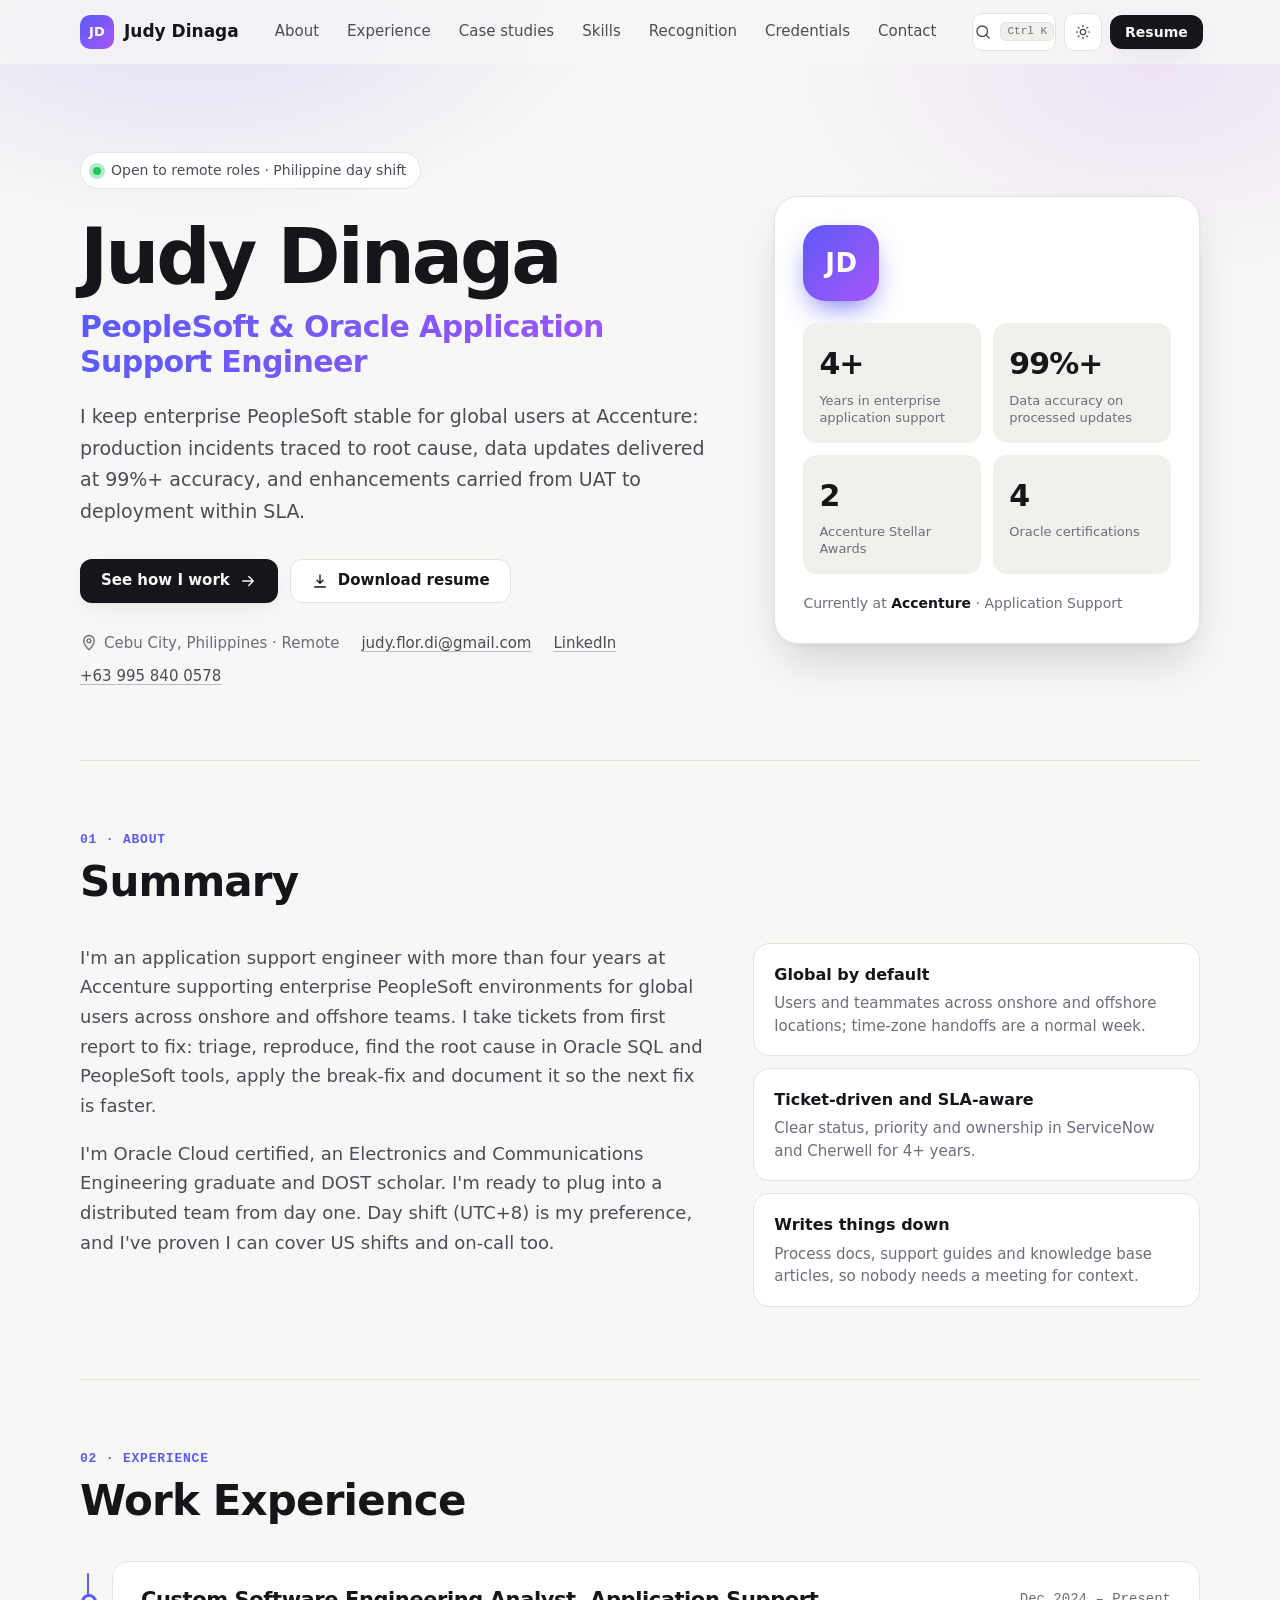
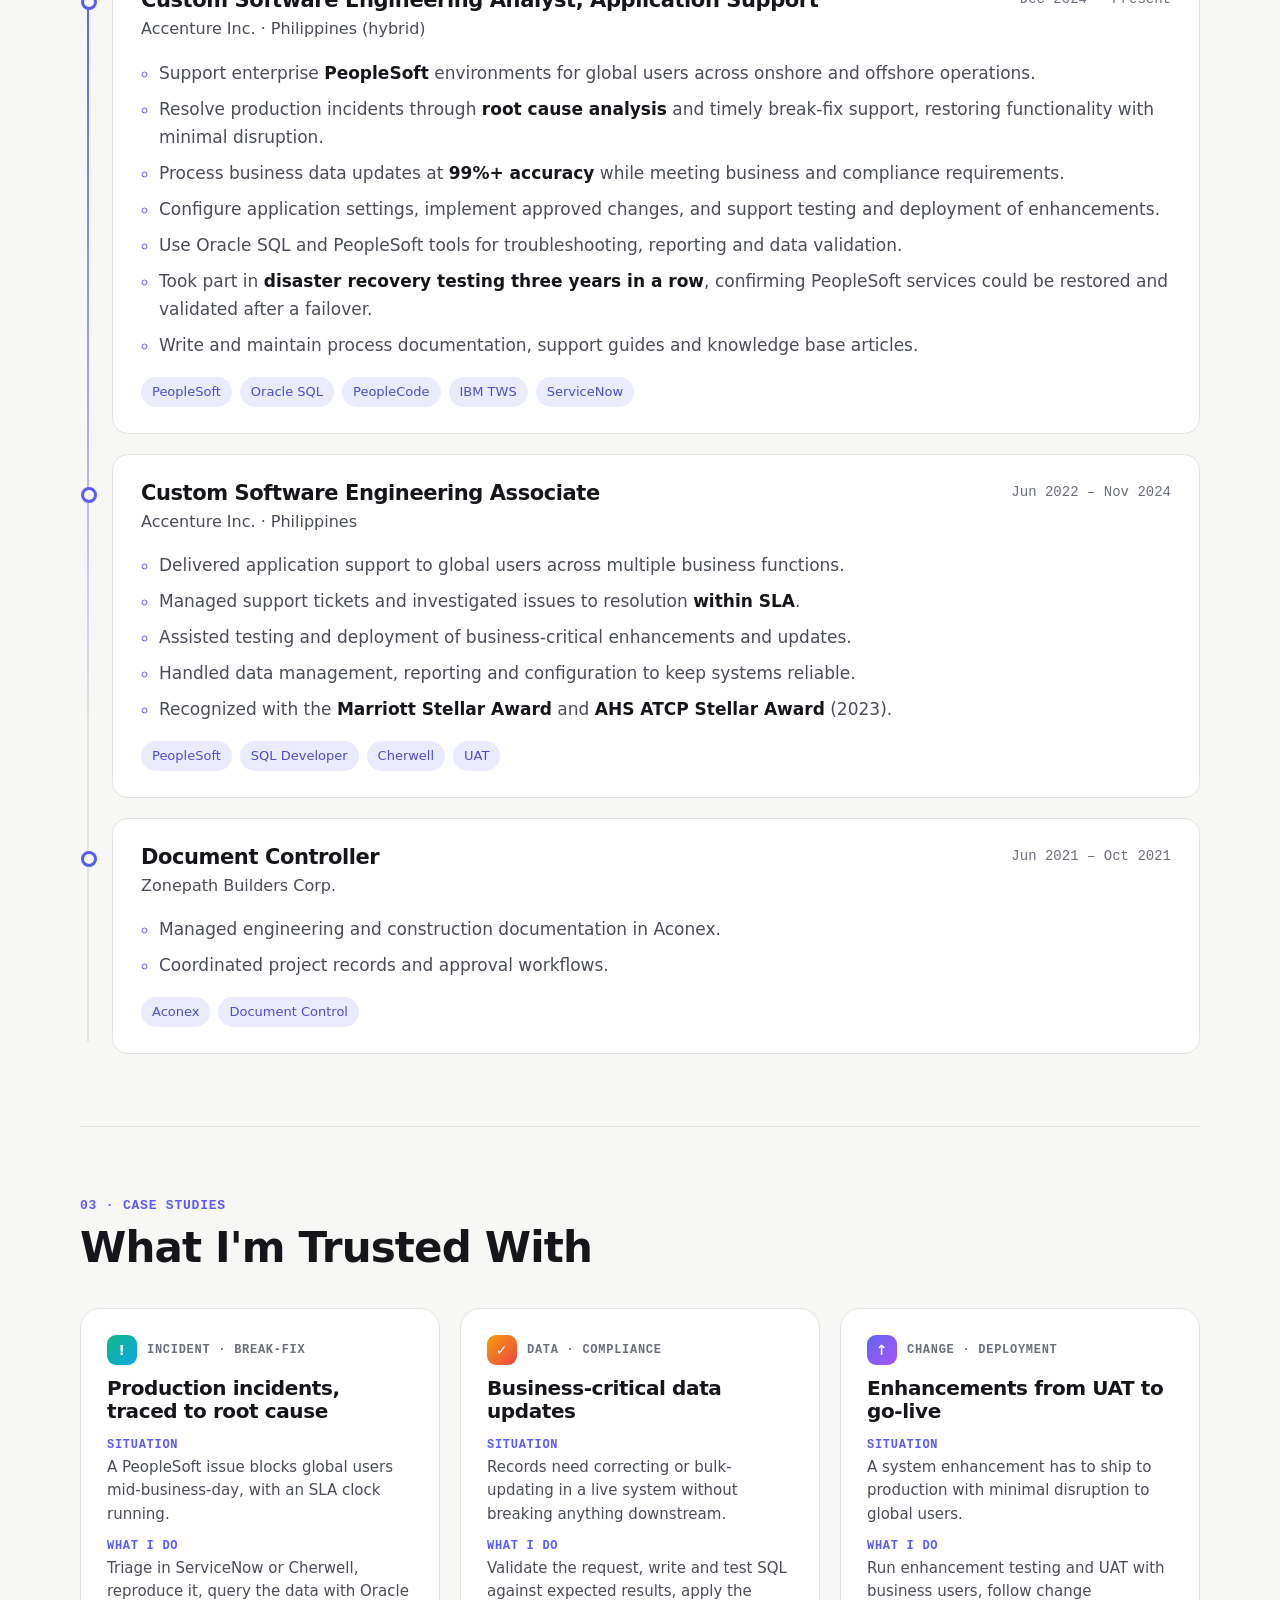
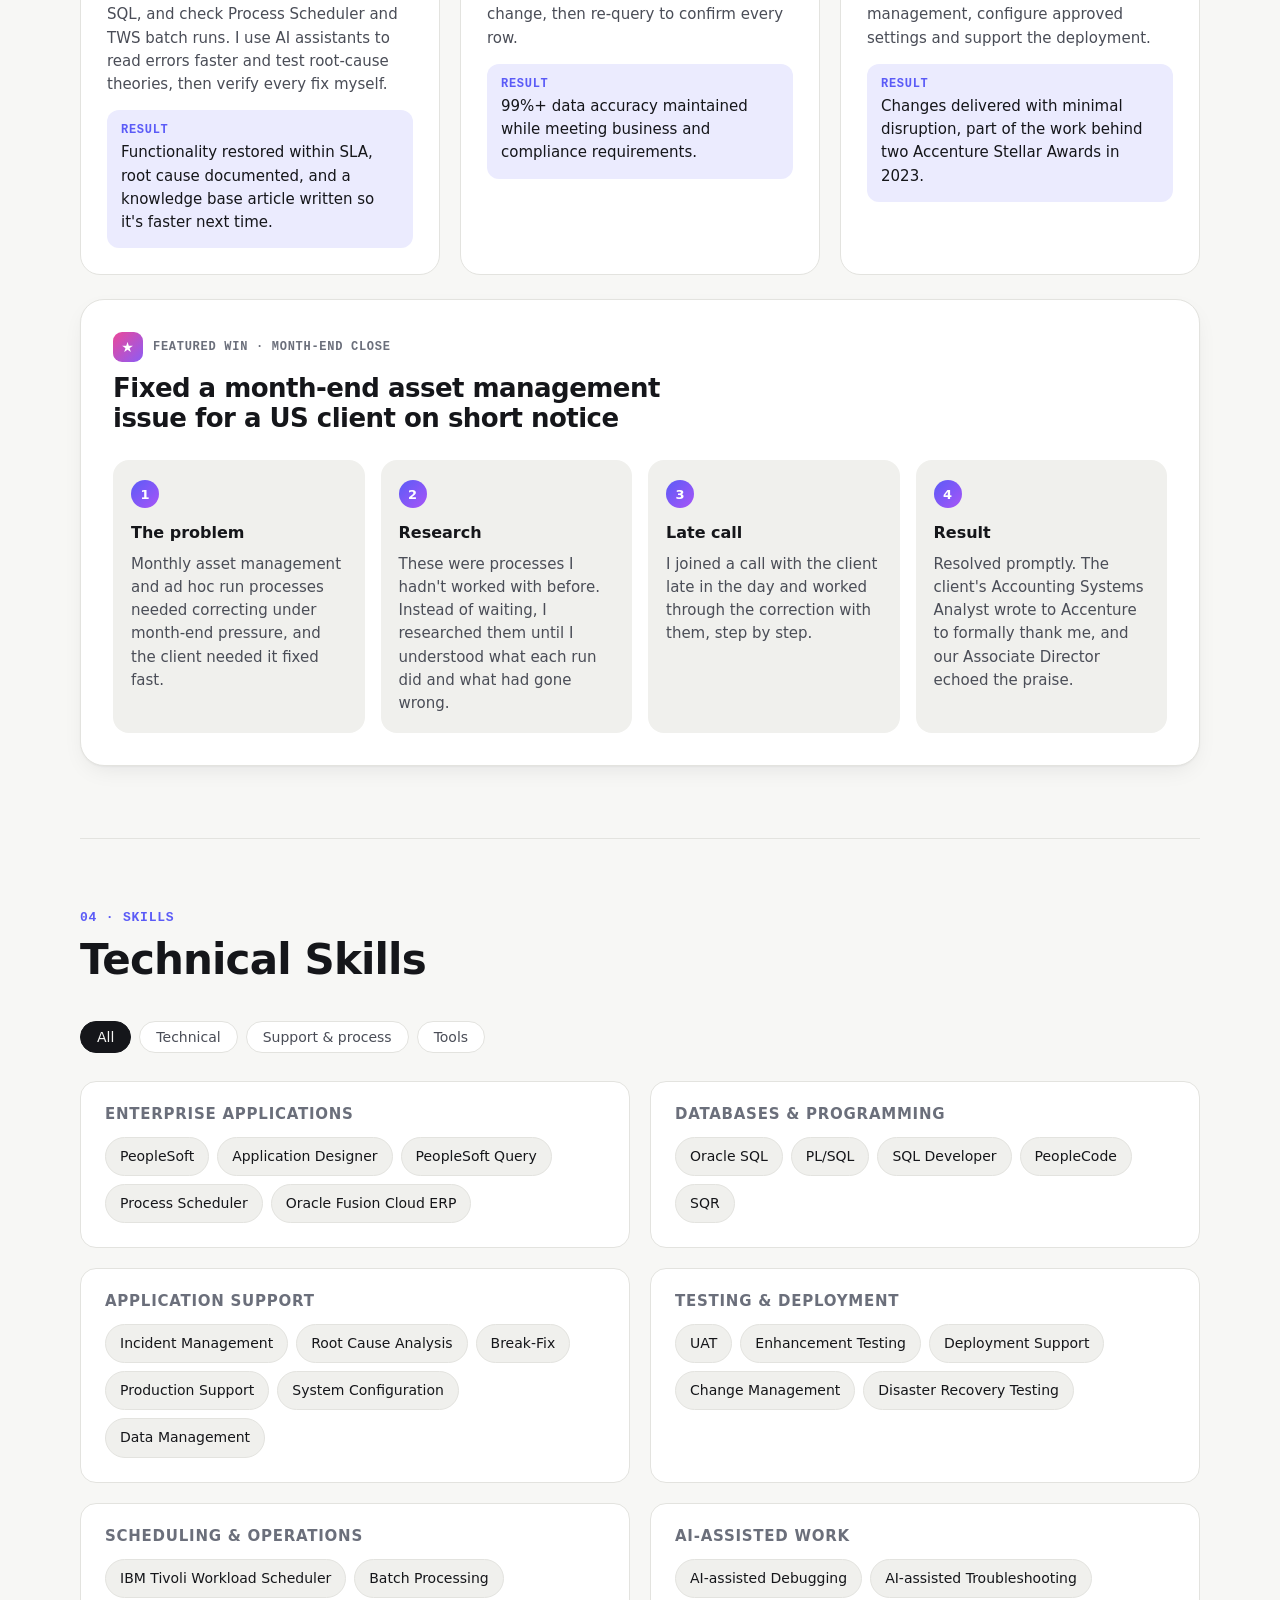
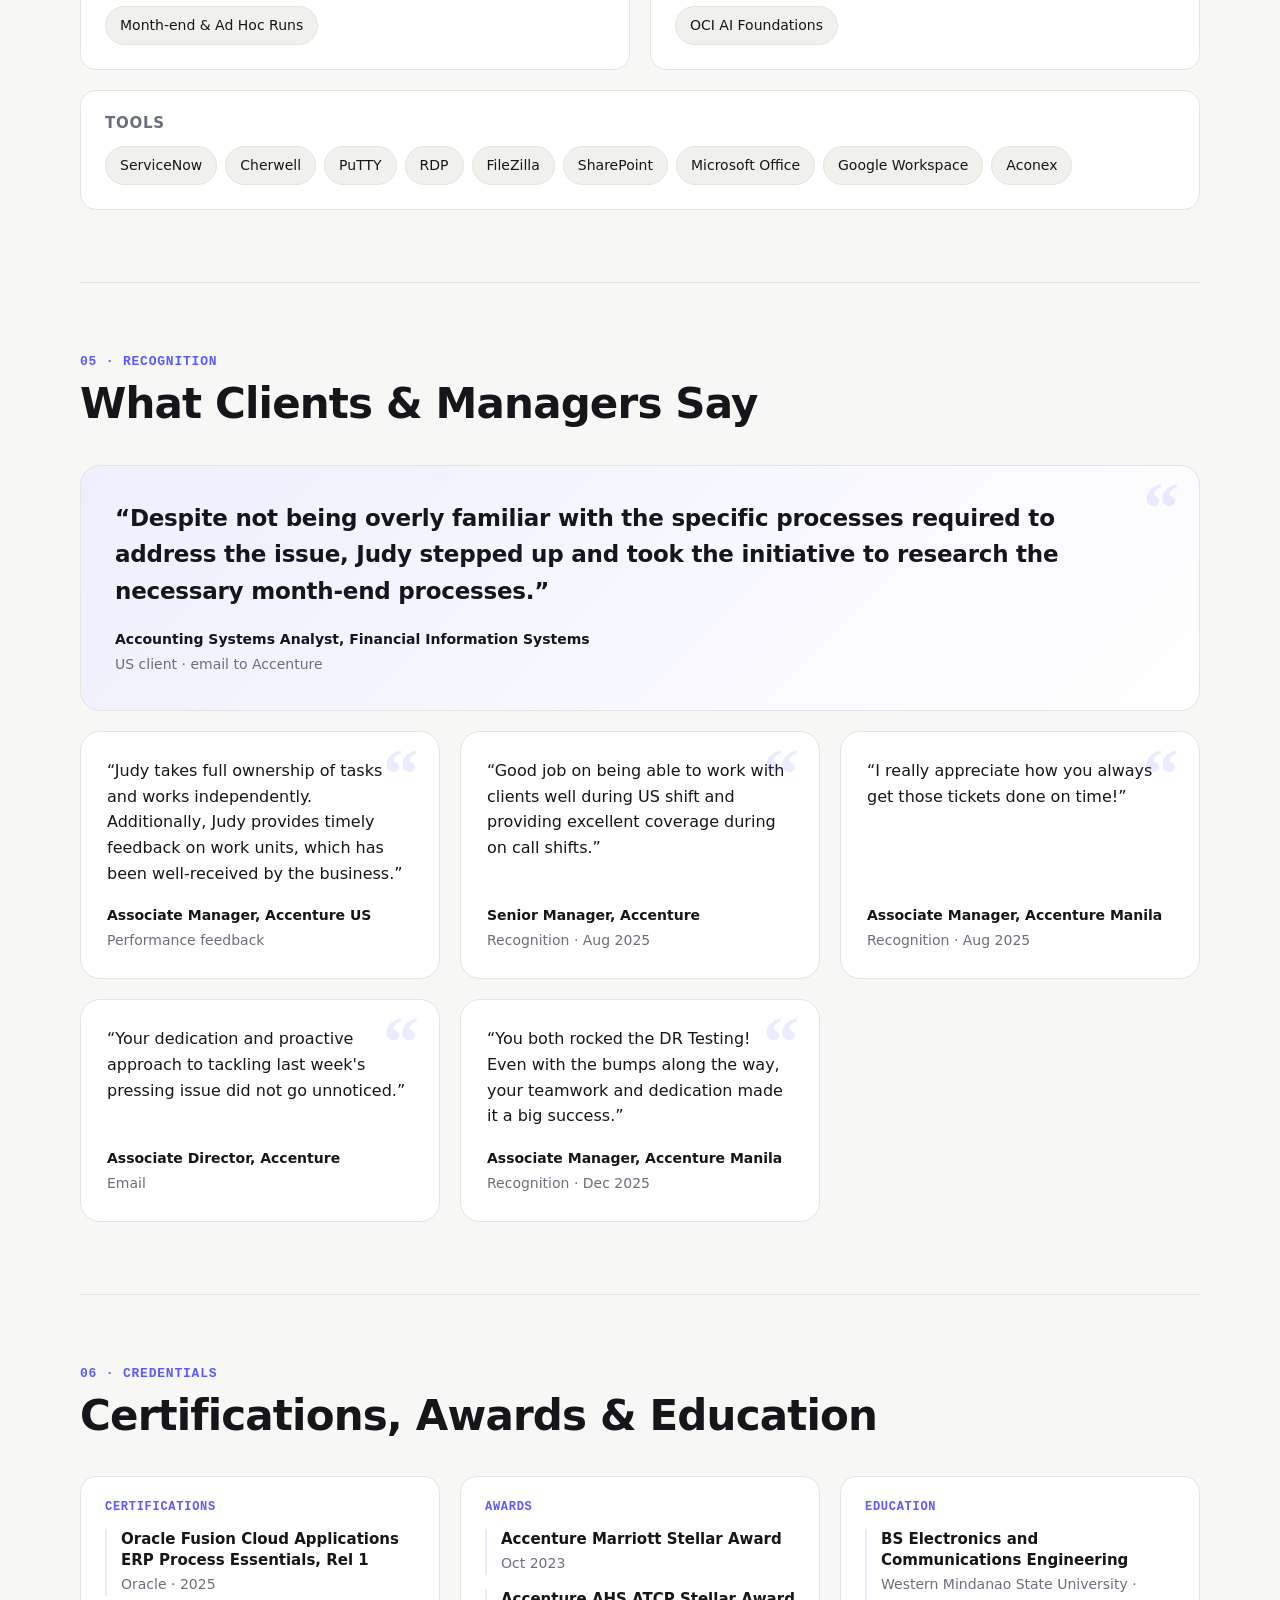
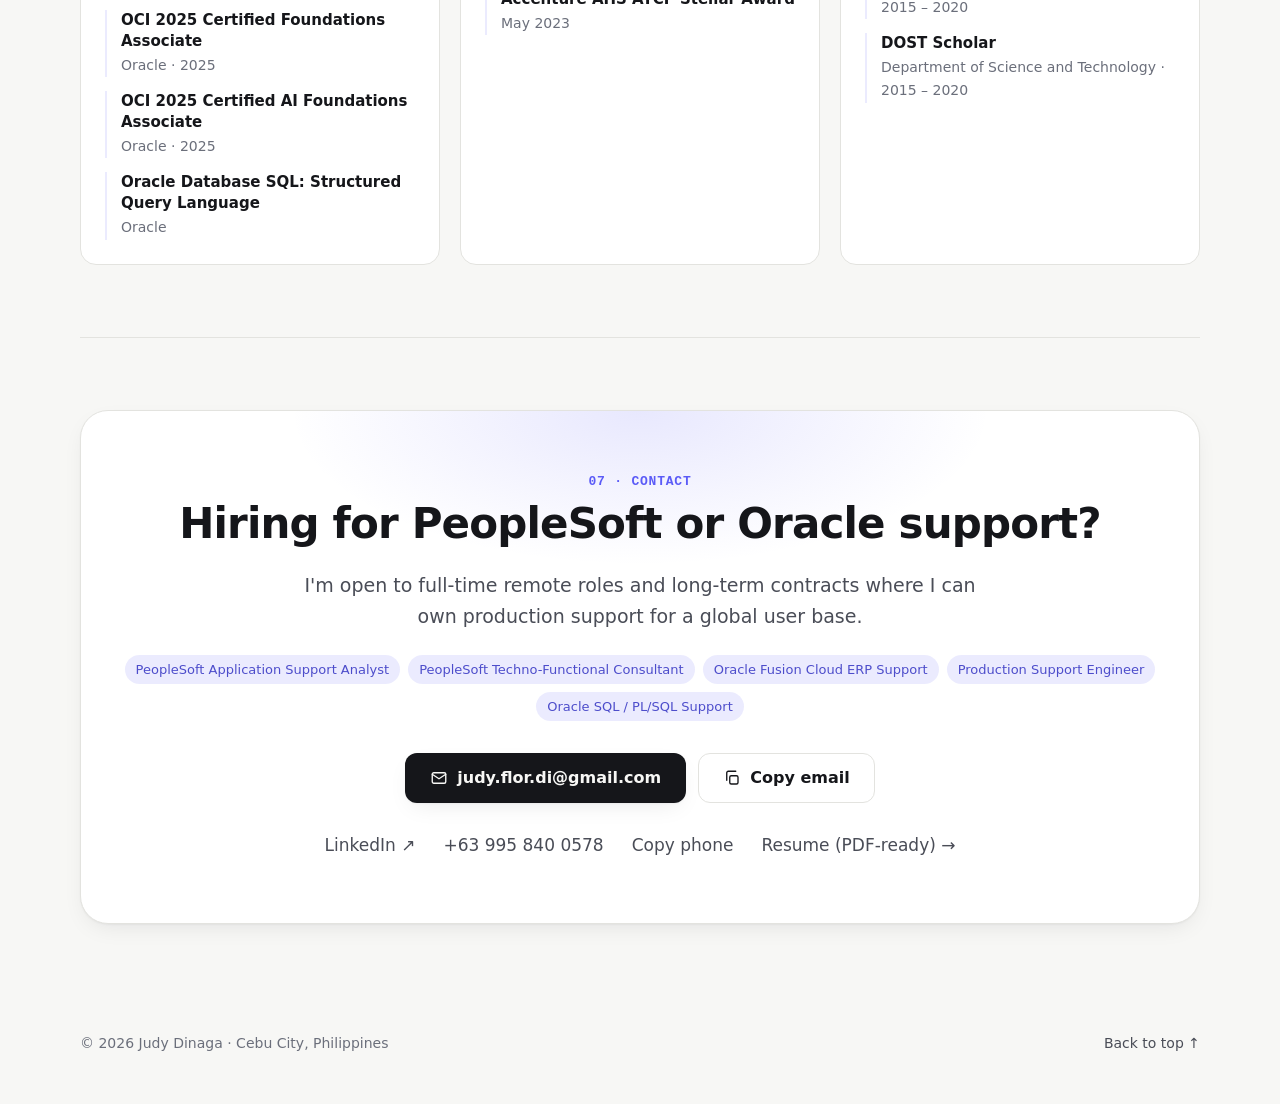
<file: index.html>
<!doctype html>
<!--
  PERSONAL PORTFOLIO — Judy Dinaga
  ================================
  Everything a recruiter or ATS reads is plain HTML in this file, so it is
  indexable and parseable without JavaScript. Keep resume.html (the ATS/PDF
  version) in sync when you change content here, plus the JSON-LD in <head>.
  JS (js/main.js) only adds enhancements: theme toggle, quick-jump palette,
  scroll-spy navigation, animated stats and copy-to-clipboard.
-->
<html lang="en">
<head>
  <meta charset="utf-8">
  <meta name="viewport" content="width=device-width, initial-scale=1">
  <title>Judy Dinaga — PeopleSoft &amp; Oracle Application Support Engineer</title>
  <meta name="description" content="Judy Dinaga is a PeopleSoft and Oracle application support engineer at Accenture with 4+ years supporting global users: incident resolution, Oracle SQL, 99%+ data accuracy, and four Oracle certifications. Open to remote roles.">
  <meta name="author" content="Judy Dinaga">
  <meta name="robots" content="index, follow">
  <meta name="theme-color" content="#0b0d12" media="(prefers-color-scheme: dark)">
  <meta name="theme-color" content="#f7f7f5" media="(prefers-color-scheme: light)">
  <link rel="canonical" href="https://z0nk98.github.io/jflordi/">
  <meta property="og:url" content="https://z0nk98.github.io/jflordi/">
  <meta property="og:type" content="profile">
  <meta property="og:title" content="Judy Dinaga — PeopleSoft &amp; Oracle Application Support Engineer">
  <meta property="og:description" content="4+ years keeping enterprise PeopleSoft stable for global users at Accenture. Oracle certified. Open to remote roles.">
  <meta name="twitter:card" content="summary">
  <link rel="icon" href="data:image/svg+xml,%3Csvg xmlns='http://www.w3.org/2000/svg' viewBox='0 0 32 32'%3E%3Crect width='32' height='32' rx='9' fill='%235b5bf7'/%3E%3Ctext x='16' y='21.5' font-family='Arial' font-weight='700' font-size='14' fill='white' text-anchor='middle'%3EJD%3C/text%3E%3C/svg%3E">
  <link rel="stylesheet" href="css/style.css">
  <script>
    document.documentElement.classList.add('js');
    (function () {
      try {
        var t = localStorage.getItem('theme');
        if (!t) t = matchMedia('(prefers-color-scheme: dark)').matches ? 'dark' : 'light';
        document.documentElement.dataset.theme = t;
      } catch (e) {}
    })();
  </script>
  <script type="application/ld+json">
  {
    "@context": "https://schema.org",
    "@type": "Person",
    "name": "Judy Dinaga",
    "jobTitle": "PeopleSoft & Oracle Application Support Engineer",
    "worksFor": { "@type": "Organization", "name": "Accenture" },
    "email": "mailto:judy.flor.di@gmail.com",
    "telephone": "+63 995 840 0578",
    "address": { "@type": "PostalAddress", "addressLocality": "Cebu City", "addressCountry": "PH" },
    "alumniOf": "Western Mindanao State University",
    "sameAs": ["https://www.linkedin.com/in/judy-dinaga"],
    "hasCredential": [
      "Oracle Fusion Cloud Applications ERP Process Essentials, Rel 1",
      "Oracle Cloud Infrastructure 2025 Certified Foundations Associate",
      "Oracle Cloud Infrastructure 2025 Certified AI Foundations Associate",
      "Oracle Database SQL"
    ],
    "knowsAbout": ["PeopleSoft", "Oracle SQL", "PL/SQL", "PeopleCode", "SQR", "Application Support", "Incident Management", "Root Cause Analysis", "IBM Tivoli Workload Scheduler", "ServiceNow"]
  }
  </script>
</head>
<body>
  <a class="skip-link" href="#main">Skip to content</a>
  <div class="progress" aria-hidden="true"><span id="progress-bar"></span></div>

  <header class="site-header" id="top">
    <nav class="nav container" aria-label="Primary">
      <a class="brand" href="#top" aria-label="Judy Dinaga, back to top">
        <span class="brand-mark" aria-hidden="true">JD</span>
        <span class="brand-name">Judy Dinaga</span>
      </a>
      <ul class="nav-links" id="nav-links">
        <li><a href="#about">About</a></li>
        <li><a href="#experience">Experience</a></li>
        <li><a href="#work">Case studies</a></li>
        <li><a href="#skills">Skills</a></li>
        <li><a href="#recognition">Recognition</a></li>
        <li><a href="#credentials">Credentials</a></li>
        <li><a href="#contact">Contact</a></li>
      </ul>
      <div class="nav-actions">
        <button class="icon-btn kbd-btn" id="palette-open" type="button" aria-label="Open quick navigation (Ctrl+K)">
          <svg viewBox="0 0 24 24" aria-hidden="true"><circle cx="11" cy="11" r="7"/><path d="m20 20-3.5-3.5"/></svg>
          <kbd>⌘K</kbd>
        </button>
        <button class="icon-btn" id="theme-toggle" type="button" aria-label="Toggle dark mode">
          <svg class="i-sun" viewBox="0 0 24 24" aria-hidden="true"><circle cx="12" cy="12" r="4"/><path d="M12 2v2M12 20v2M4.9 4.9l1.4 1.4M17.7 17.7l1.4 1.4M2 12h2M20 12h2M4.9 19.1l1.4-1.4M17.7 6.3l1.4-1.4"/></svg>
          <svg class="i-moon" viewBox="0 0 24 24" aria-hidden="true"><path d="M21 12.8A9 9 0 1 1 11.2 3a7 7 0 0 0 9.8 9.8z"/></svg>
        </button>
        <a class="btn btn-sm btn-primary hide-sm" href="resume.html">Resume</a>
        <button class="icon-btn menu-btn" id="menu-toggle" type="button" aria-label="Open menu" aria-expanded="false" aria-controls="nav-links">
          <svg viewBox="0 0 24 24" aria-hidden="true"><path d="M4 7h16M4 12h16M4 17h16"/></svg>
        </button>
      </div>
    </nav>
  </header>

  <main id="main">
    <!-- ============================== HERO ============================== -->
    <section class="hero container" aria-labelledby="hero-title">
      <div class="hero-text reveal">
        <p class="status"><span class="dot" aria-hidden="true"></span>Open to remote roles · Philippine day shift</p>
        <h1 id="hero-title">
          <span class="hero-name">Judy Dinaga</span>
          <span class="hero-role">PeopleSoft &amp; Oracle Application Support Engineer</span>
        </h1>
        <p class="lede">I keep enterprise PeopleSoft stable for global users at Accenture: production incidents traced to root cause, data updates delivered at 99%+ accuracy, and enhancements carried from UAT to deployment within SLA.</p>
        <div class="hero-cta">
          <a class="btn btn-primary" href="#work">See how I work
            <svg viewBox="0 0 24 24" aria-hidden="true"><path d="M5 12h14M13 6l6 6-6 6"/></svg>
          </a>
          <a class="btn btn-ghost" href="resume.html">
            <svg viewBox="0 0 24 24" aria-hidden="true"><path d="M12 4v11m0 0-4-4m4 4 4-4M5 20h14"/></svg>
            Download resume
          </a>
        </div>
        <ul class="hero-meta" aria-label="Contact details">
          <li><svg viewBox="0 0 24 24" aria-hidden="true"><path d="M12 21s-7-6.3-7-12a7 7 0 0 1 14 0c0 5.7-7 12-7 12z"/><circle cx="12" cy="9" r="2.5"/></svg>Cebu City, Philippines · Remote</li>
          <li><a href="mailto:judy.flor.di@gmail.com">judy.flor.di@gmail.com</a></li>
          <li><a href="https://www.linkedin.com/in/judy-dinaga" target="_blank" rel="noopener">LinkedIn</a></li>
          <li><a href="tel:+639958400578">+63 995 840 0578</a></li>
        </ul>
      </div>

      <aside class="hero-card reveal" aria-label="Career highlights">
        <div class="avatar" aria-hidden="true">JD</div>
        <dl class="stats">
          <div><dt>Years in enterprise application support</dt><dd data-count="4" data-suffix="+">4+</dd></div>
          <div><dt>Data accuracy on processed updates</dt><dd data-count="99" data-suffix="%+">99%+</dd></div>
          <div><dt>Accenture Stellar Awards</dt><dd data-count="2">2</dd></div>
          <div><dt>Oracle certifications</dt><dd data-count="4">4</dd></div>
        </dl>
        <p class="hero-card-foot">Currently at <strong>Accenture</strong> · Application Support</p>
      </aside>
    </section>

    <!-- ============================== ABOUT ============================== -->
    <section id="about" class="section container" aria-labelledby="about-title">
      <header class="section-head reveal">
        <p class="eyebrow">01 · About</p>
        <h2 id="about-title">Summary</h2>
      </header>
      <div class="about-grid">
        <div class="prose reveal">
          <p>I'm an application support engineer with more than four years at Accenture supporting enterprise PeopleSoft environments for global users across onshore and offshore teams. I take tickets from first report to fix: triage, reproduce, find the root cause in Oracle SQL and PeopleSoft tools, apply the break-fix and document it so the next fix is faster.</p>
          <p>I'm Oracle Cloud certified, an Electronics and Communications Engineering graduate and DOST scholar. I'm ready to plug into a distributed team from day one. Day shift (UTC+8) is my preference, and I've proven I can cover US shifts and on-call too.</p>
        </div>
        <ul class="values reveal" aria-label="How I work with distributed teams">
          <li><strong>Global by default</strong><span>Users and teammates across onshore and offshore locations; time-zone handoffs are a normal week.</span></li>
          <li><strong>Ticket-driven and SLA-aware</strong><span>Clear status, priority and ownership in ServiceNow and Cherwell for 4+ years.</span></li>
          <li><strong>Writes things down</strong><span>Process docs, support guides and knowledge base articles, so nobody needs a meeting for context.</span></li>
        </ul>
      </div>
    </section>

    <!-- ============================ EXPERIENCE ============================ -->
    <section id="experience" class="section container" aria-labelledby="experience-title">
      <header class="section-head reveal">
        <p class="eyebrow">02 · Experience</p>
        <h2 id="experience-title">Work Experience</h2>
      </header>
      <ol class="timeline">
        <li class="job reveal">
          <div class="job-head">
            <div>
              <h3>Custom Software Engineering Analyst, Application Support</h3>
              <p class="job-org">Accenture Inc. · Philippines (hybrid)</p>
            </div>
            <p class="job-dates"><time datetime="2024-12">Dec 2024</time> – Present</p>
          </div>
          <ul class="job-points">
            <li>Support enterprise <strong>PeopleSoft</strong> environments for global users across onshore and offshore operations.</li>
            <li>Resolve production incidents through <strong>root cause analysis</strong> and timely break-fix support, restoring functionality with minimal disruption.</li>
            <li>Process business data updates at <strong>99%+ accuracy</strong> while meeting business and compliance requirements.</li>
            <li>Configure application settings, implement approved changes, and support testing and deployment of enhancements.</li>
            <li>Use Oracle SQL and PeopleSoft tools for troubleshooting, reporting and data validation.</li>
            <li>Took part in <strong>disaster recovery testing three years in a row</strong>, confirming PeopleSoft services could be restored and validated after a failover.</li>
            <li>Write and maintain process documentation, support guides and knowledge base articles.</li>
          </ul>
          <ul class="tags" aria-label="Technologies used"><li>PeopleSoft</li><li>Oracle SQL</li><li>PeopleCode</li><li>IBM TWS</li><li>ServiceNow</li></ul>
        </li>
        <li class="job reveal">
          <div class="job-head">
            <div>
              <h3>Custom Software Engineering Associate</h3>
              <p class="job-org">Accenture Inc. · Philippines</p>
            </div>
            <p class="job-dates"><time datetime="2022-06">Jun 2022</time> – <time datetime="2024-11">Nov 2024</time></p>
          </div>
          <ul class="job-points">
            <li>Delivered application support to global users across multiple business functions.</li>
            <li>Managed support tickets and investigated issues to resolution <strong>within SLA</strong>.</li>
            <li>Assisted testing and deployment of business-critical enhancements and updates.</li>
            <li>Handled data management, reporting and configuration to keep systems reliable.</li>
            <li>Recognized with the <strong>Marriott Stellar Award</strong> and <strong>AHS ATCP Stellar Award</strong> (2023).</li>
          </ul>
          <ul class="tags" aria-label="Technologies used"><li>PeopleSoft</li><li>SQL Developer</li><li>Cherwell</li><li>UAT</li></ul>
        </li>
        <li class="job reveal">
          <div class="job-head">
            <div>
              <h3>Document Controller</h3>
              <p class="job-org">Zonepath Builders Corp.</p>
            </div>
            <p class="job-dates"><time datetime="2021-06">Jun 2021</time> – <time datetime="2021-10">Oct 2021</time></p>
          </div>
          <ul class="job-points">
            <li>Managed engineering and construction documentation in Aconex.</li>
            <li>Coordinated project records and approval workflows.</li>
          </ul>
          <ul class="tags" aria-label="Tools used"><li>Aconex</li><li>Document Control</li></ul>
        </li>
      </ol>
    </section>

    <!-- =========================== CASE STUDIES =========================== -->
    <section id="work" class="section container" aria-labelledby="work-title">
      <header class="section-head reveal">
        <p class="eyebrow">03 · Case studies</p>
        <h2 id="work-title">What I'm Trusted With</h2>
      </header>
      <div class="cases">
        <article class="case reveal">
          <p class="case-kicker"><span class="case-icon art-1" aria-hidden="true">!</span>Incident · Break-fix</p>
          <h3>Production incidents, traced to root cause</h3>
          <dl class="star">
            <div><dt>Situation</dt><dd>A PeopleSoft issue blocks global users mid-business-day, with an SLA clock running.</dd></div>
            <div><dt>What I do</dt><dd>Triage in ServiceNow or Cherwell, reproduce it, query the data with Oracle SQL, and check Process Scheduler and TWS batch runs. I use AI assistants to read errors faster and test root-cause theories, then verify every fix myself.</dd></div>
            <div class="star-result"><dt>Result</dt><dd>Functionality restored within SLA, root cause documented, and a knowledge base article written so it's faster next time.</dd></div>
          </dl>
        </article>
        <article class="case reveal">
          <p class="case-kicker"><span class="case-icon art-2" aria-hidden="true">✓</span>Data · Compliance</p>
          <h3>Business-critical data updates</h3>
          <dl class="star">
            <div><dt>Situation</dt><dd>Records need correcting or bulk-updating in a live system without breaking anything downstream.</dd></div>
            <div><dt>What I do</dt><dd>Validate the request, write and test SQL against expected results, apply the change, then re-query to confirm every row.</dd></div>
            <div class="star-result"><dt>Result</dt><dd>99%+ data accuracy maintained while meeting business and compliance requirements.</dd></div>
          </dl>
        </article>
        <article class="case reveal">
          <p class="case-kicker"><span class="case-icon art-3" aria-hidden="true">↑</span>Change · Deployment</p>
          <h3>Enhancements from UAT to go-live</h3>
          <dl class="star">
            <div><dt>Situation</dt><dd>A system enhancement has to ship to production with minimal disruption to global users.</dd></div>
            <div><dt>What I do</dt><dd>Run enhancement testing and UAT with business users, follow change management, configure approved settings and support the deployment.</dd></div>
            <div class="star-result"><dt>Result</dt><dd>Changes delivered with minimal disruption, part of the work behind two Accenture Stellar Awards in 2023.</dd></div>
          </dl>
        </article>
      </div>

      <article class="feature reveal" aria-labelledby="feature-title">
        <div class="feature-head">
          <p class="case-kicker"><span class="case-icon art-4" aria-hidden="true">★</span>Featured win · Month-end close</p>
          <h3 id="feature-title">Fixed a month-end asset management issue for a US client on short notice</h3>
        </div>
        <ol class="steps">
          <li><strong>The problem</strong><span>Monthly asset management and ad hoc run processes needed correcting under month-end pressure, and the client needed it fixed fast.</span></li>
          <li><strong>Research</strong><span>These were processes I hadn't worked with before. Instead of waiting, I researched them until I understood what each run did and what had gone wrong.</span></li>
          <li><strong>Late call</strong><span>I joined a call with the client late in the day and worked through the correction with them, step by step.</span></li>
          <li><strong>Result</strong><span>Resolved promptly. The client's Accounting Systems Analyst wrote to Accenture to formally thank me, and our Associate Director echoed the praise.</span></li>
        </ol>
      </article>
    </section>

    <!-- ============================== SKILLS ============================== -->
    <section id="skills" class="section container" aria-labelledby="skills-title">
      <header class="section-head reveal">
        <p class="eyebrow">04 · Skills</p>
        <h2 id="skills-title">Technical Skills</h2>
      </header>
      <div class="filters reveal" role="toolbar" aria-label="Highlight a skill area">
        <button type="button" class="chip is-active" data-filter="all" aria-pressed="true">All</button>
        <button type="button" class="chip" data-filter="tech" aria-pressed="false">Technical</button>
        <button type="button" class="chip" data-filter="process" aria-pressed="false">Support &amp; process</button>
        <button type="button" class="chip" data-filter="tools" aria-pressed="false">Tools</button>
      </div>
      <div class="skills" id="skill-grid">
        <div class="skill-group reveal" data-tags="tech">
          <h3>Enterprise Applications</h3>
          <ul class="tags tags-lg"><li>PeopleSoft</li><li>Application Designer</li><li>PeopleSoft Query</li><li>Process Scheduler</li><li>Oracle Fusion Cloud ERP</li></ul>
        </div>
        <div class="skill-group reveal" data-tags="tech">
          <h3>Databases &amp; Programming</h3>
          <ul class="tags tags-lg"><li>Oracle SQL</li><li>PL/SQL</li><li>SQL Developer</li><li>PeopleCode</li><li>SQR</li></ul>
        </div>
        <div class="skill-group reveal" data-tags="process">
          <h3>Application Support</h3>
          <ul class="tags tags-lg"><li>Incident Management</li><li>Root Cause Analysis</li><li>Break-Fix</li><li>Production Support</li><li>System Configuration</li><li>Data Management</li></ul>
        </div>
        <div class="skill-group reveal" data-tags="process">
          <h3>Testing &amp; Deployment</h3>
          <ul class="tags tags-lg"><li>UAT</li><li>Enhancement Testing</li><li>Deployment Support</li><li>Change Management</li><li>Disaster Recovery Testing</li></ul>
        </div>
        <div class="skill-group reveal" data-tags="tech process">
          <h3>Scheduling &amp; Operations</h3>
          <ul class="tags tags-lg"><li>IBM Tivoli Workload Scheduler</li><li>Batch Processing</li><li>Month-end &amp; Ad Hoc Runs</li></ul>
        </div>
        <div class="skill-group reveal" data-tags="tech">
          <h3>AI-Assisted Work</h3>
          <ul class="tags tags-lg"><li>AI-assisted Debugging</li><li>AI-assisted Troubleshooting</li><li>OCI AI Foundations</li></ul>
        </div>
        <div class="skill-group skill-wide reveal" data-tags="tools">
          <h3>Tools</h3>
          <ul class="tags tags-lg"><li>ServiceNow</li><li>Cherwell</li><li>PuTTY</li><li>RDP</li><li>FileZilla</li><li>SharePoint</li><li>Microsoft Office</li><li>Google Workspace</li><li>Aconex</li></ul>
        </div>
      </div>
    </section>

    <!-- ============================ RECOGNITION ============================ -->
    <section id="recognition" class="section container" aria-labelledby="recognition-title">
      <header class="section-head reveal">
        <p class="eyebrow">05 · Recognition</p>
        <h2 id="recognition-title">What Clients &amp; Managers Say</h2>
      </header>
      <div class="quotes">
        <figure class="quote quote-lg reveal">
          <blockquote>“Despite not being overly familiar with the specific processes required to address the issue, Judy stepped up and took the initiative to research the necessary month-end processes.”</blockquote>
          <figcaption><strong>Accounting Systems Analyst, Financial Information Systems</strong><span>US client · email to Accenture</span></figcaption>
        </figure>
        <figure class="quote reveal">
          <blockquote>“Judy takes full ownership of tasks and works independently. Additionally, Judy provides timely feedback on work units, which has been well-received by the business.”</blockquote>
          <figcaption><strong>Associate Manager, Accenture US</strong><span>Performance feedback</span></figcaption>
        </figure>
        <figure class="quote reveal">
          <blockquote>“Good job on being able to work with clients well during US shift and providing excellent coverage during on call shifts.”</blockquote>
          <figcaption><strong>Senior Manager, Accenture</strong><span>Recognition · Aug 2025</span></figcaption>
        </figure>
        <figure class="quote reveal">
          <blockquote>“I really appreciate how you always get those tickets done on time!”</blockquote>
          <figcaption><strong>Associate Manager, Accenture Manila</strong><span>Recognition · Aug 2025</span></figcaption>
        </figure>
        <figure class="quote reveal">
          <blockquote>“Your dedication and proactive approach to tackling last week's pressing issue did not go unnoticed.”</blockquote>
          <figcaption><strong>Associate Director, Accenture</strong><span>Email</span></figcaption>
        </figure>
        <figure class="quote reveal">
          <blockquote>“You both rocked the DR Testing! Even with the bumps along the way, your teamwork and dedication made it a big success.”</blockquote>
          <figcaption><strong>Associate Manager, Accenture Manila</strong><span>Recognition · Dec 2025</span></figcaption>
        </figure>
      </div>
    </section>

    <!-- ============================ CREDENTIALS ============================ -->
    <section id="credentials" class="section container" aria-labelledby="credentials-title">
      <header class="section-head reveal">
        <p class="eyebrow">06 · Credentials</p>
        <h2 id="credentials-title">Certifications, Awards &amp; Education</h2>
      </header>
      <div class="edu-grid">
        <article class="card reveal">
          <p class="card-kicker">Certifications</p>
          <ul class="cred-list">
            <li><strong>Oracle Fusion Cloud Applications ERP Process Essentials, Rel 1</strong><span>Oracle · 2025</span></li>
            <li><strong>OCI 2025 Certified Foundations Associate</strong><span>Oracle · 2025</span></li>
            <li><strong>OCI 2025 Certified AI Foundations Associate</strong><span>Oracle · 2025</span></li>
            <li><strong>Oracle Database SQL: Structured Query Language</strong><span>Oracle</span></li>
          </ul>
        </article>
        <article class="card reveal">
          <p class="card-kicker">Awards</p>
          <ul class="cred-list">
            <li><strong>Accenture Marriott Stellar Award</strong><span>Oct 2023</span></li>
            <li><strong>Accenture AHS ATCP Stellar Award</strong><span>May 2023</span></li>
          </ul>
        </article>
        <article class="card reveal">
          <p class="card-kicker">Education</p>
          <ul class="cred-list">
            <li><strong>BS Electronics and Communications Engineering</strong><span>Western Mindanao State University · 2015 – 2020</span></li>
            <li><strong>DOST Scholar</strong><span>Department of Science and Technology · 2015 – 2020</span></li>
          </ul>
        </article>
      </div>
    </section>

    <!-- ============================== CONTACT ============================== -->
    <section id="contact" class="section container" aria-labelledby="contact-title">
      <div class="contact reveal">
        <p class="eyebrow">07 · Contact</p>
        <h2 id="contact-title">Hiring for PeopleSoft or Oracle support?</h2>
        <p class="lede">I'm open to full-time remote roles and long-term contracts where I can own production support for a global user base.</p>
        <ul class="tags roles" aria-label="Roles I'm open to">
          <li>PeopleSoft Application Support Analyst</li>
          <li>PeopleSoft Techno-Functional Consultant</li>
          <li>Oracle Fusion Cloud ERP Support</li>
          <li>Production Support Engineer</li>
          <li>Oracle SQL / PL/SQL Support</li>
        </ul>
        <div class="contact-actions">
          <a class="btn btn-primary btn-lg" href="mailto:judy.flor.di@gmail.com?subject=Opportunity%20for%20Judy%20Dinaga">
            <svg viewBox="0 0 24 24" aria-hidden="true"><rect x="3" y="5" width="18" height="14" rx="2"/><path d="m3 7 9 6 9-6"/></svg>
            judy.flor.di@gmail.com
          </a>
          <button class="btn btn-ghost btn-lg" type="button" data-copy="judy.flor.di@gmail.com" data-copy-label="Email">
            <svg viewBox="0 0 24 24" aria-hidden="true"><rect x="9" y="9" width="11" height="11" rx="2"/><path d="M5 15V5a2 2 0 0 1 2-2h10"/></svg>
            <span>Copy email</span>
          </button>
        </div>
        <ul class="contact-links">
          <li><a href="https://www.linkedin.com/in/judy-dinaga" target="_blank" rel="noopener">LinkedIn ↗</a></li>
          <li><a href="tel:+639958400578">+63 995 840 0578</a></li>
          <li><button type="button" class="link-btn" data-copy="+63 995 840 0578" data-copy-label="Phone number">Copy phone</button></li>
          <li><a href="resume.html">Resume (PDF-ready) →</a></li>
        </ul>
      </div>
    </section>
  </main>

  <footer class="site-footer container">
    <p>© <span id="year">2026</span> Judy Dinaga · Cebu City, Philippines</p>
    <a href="#top" class="to-top">Back to top ↑</a>
  </footer>

  <!-- Quick navigation palette -->
  <div class="palette" id="palette" hidden>
    <div class="palette-backdrop" data-close></div>
    <div class="palette-box" role="dialog" aria-modal="true" aria-label="Quick navigation">
      <div class="palette-search">
        <svg viewBox="0 0 24 24" aria-hidden="true"><circle cx="11" cy="11" r="7"/><path d="m20 20-3.5-3.5"/></svg>
        <input id="palette-input" type="text" placeholder="Jump to a section or action…" autocomplete="off"
               role="combobox" aria-expanded="true" aria-controls="palette-list" aria-autocomplete="list">
        <kbd>Esc</kbd>
      </div>
      <ul id="palette-list" role="listbox" aria-label="Results"></ul>
      <p class="palette-hint"><kbd>↑</kbd><kbd>↓</kbd> to move · <kbd>Enter</kbd> to select</p>
    </div>
  </div>

  <div class="toast" id="toast" role="status" aria-live="polite"></div>

  <script src="js/main.js" defer></script>
</body>
</html>
</file>
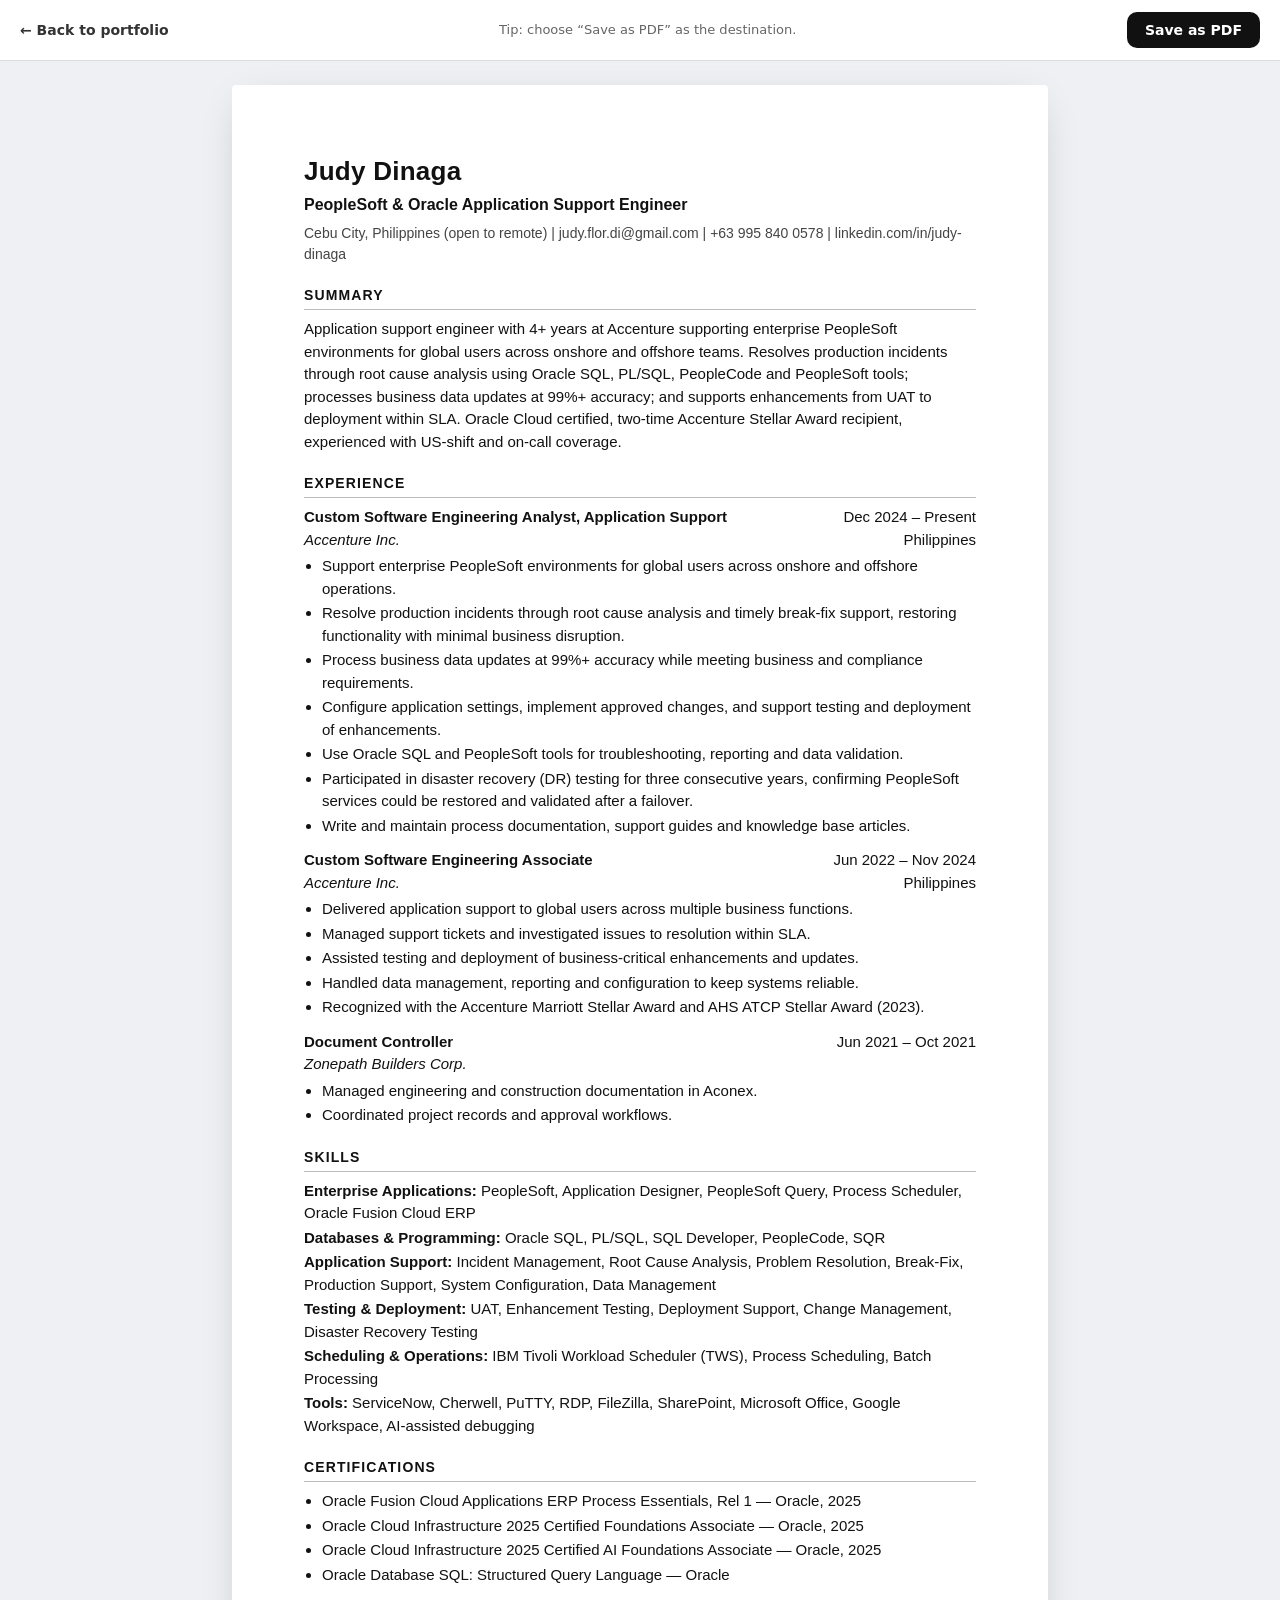
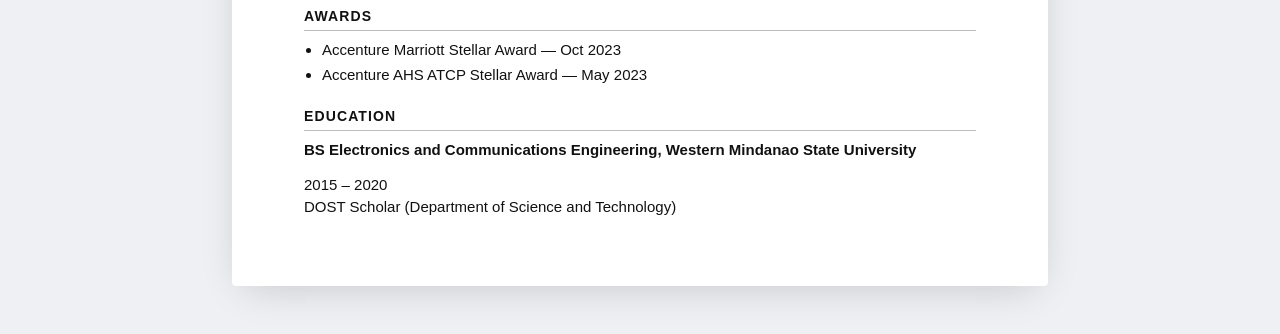
<file: resume.html>
<!doctype html>
<!--
  ATS-FRIENDLY RESUME
  ===================
  Single column, standard section headings, real text (no images, tables,
  columns or icons), so Applicant Tracking Systems parse it reliably.
  Click "Save as PDF" (or Ctrl/⌘+P → Save as PDF) to get the file you upload.
  Keep this in sync with index.html.
-->
<html lang="en">
<head>
  <meta charset="utf-8">
  <meta name="viewport" content="width=device-width, initial-scale=1">
  <title>Judy Dinaga — Resume</title>
  <meta name="description" content="Resume of Judy Dinaga, PeopleSoft and Oracle Application Support Engineer.">
  <style>
    :root { --text: #111; --muted: #444; --rule: #bbb; --accent: #5b5bf7; }
    * { box-sizing: border-box; }
    body { margin: 0; background: #eef0f3; color: var(--text);
      font: 15px/1.5 Calibri, Carlito, "Segoe UI", Arial, Helvetica, sans-serif; }
    .bar { position: sticky; top: 0; display: flex; justify-content: space-between; align-items: center; gap: 12px;
      padding: 12px 20px; background: #fff; border-bottom: 1px solid #ddd; font-family: system-ui, sans-serif; z-index: 2; }
    .bar a { color: #333; text-decoration: none; font-weight: 600; font-size: 14px; }
    .bar button { padding: 10px 18px; border: 0; border-radius: 10px; background: #111; color: #fff;
      font: 600 14px system-ui, sans-serif; cursor: pointer; }
    .bar button:hover { background: var(--accent); }
    .bar .tip { color: #666; font-size: 13px; }
    .page { width: min(100% - 24px, 8.5in); margin: 24px auto 48px; background: #fff; padding: .7in .75in;
      box-shadow: 0 10px 40px -12px rgb(0 0 0 / .2); border-radius: 4px; }
    h1 { font-size: 26px; margin: 0; letter-spacing: .01em; }
    .headline { font-size: 16px; margin: 2px 0 6px; font-weight: 600; }
    .contact { margin: 0; color: var(--muted); font-size: 14px; }
    .contact a { color: inherit; text-decoration: none; }
    h2 { font-size: 14px; text-transform: uppercase; letter-spacing: .08em; margin: 20px 0 8px;
      padding-bottom: 3px; border-bottom: 1px solid var(--rule); }
    h3 { font-size: 15px; margin: 0; }
    p { margin: 0; }
    .role { margin-bottom: 12px; }
    .role-line { display: flex; justify-content: space-between; gap: 12px; flex-wrap: wrap; }
    .role-org { font-style: italic; }
    ul { margin: 4px 0 0; padding-left: 18px; }
    li { margin: 2px 0; }
    .skills p { margin: 2px 0; }
    @media print {
      @page { size: letter; margin: .5in .6in; }
      body { background: #fff; font-size: 11pt; }
      .bar { display: none; }
      .page { width: auto; margin: 0; padding: 0; box-shadow: none; }
      h2 { break-after: avoid; }
      .role { break-inside: avoid; }
    }
  </style>
</head>
<body>
  <div class="bar">
    <a href="index.html">← Back to portfolio</a>
    <span class="tip">Tip: choose “Save as PDF” as the destination.</span>
    <button type="button" onclick="window.print()">Save as PDF</button>
  </div>

  <main class="page">
    <header>
      <h1>Judy Dinaga</h1>
      <p class="headline">PeopleSoft &amp; Oracle Application Support Engineer</p>
      <p class="contact">
        Cebu City, Philippines (open to remote) | <a href="mailto:judy.flor.di@gmail.com">judy.flor.di@gmail.com</a> | +63 995 840 0578 |
        <a href="https://www.linkedin.com/in/judy-dinaga">linkedin.com/in/judy-dinaga</a>
      </p>
    </header>

    <section>
      <h2>Summary</h2>
      <p>Application support engineer with 4+ years at Accenture supporting enterprise PeopleSoft environments for global users across onshore and offshore teams. Resolves production incidents through root cause analysis using Oracle SQL, PL/SQL, PeopleCode and PeopleSoft tools; processes business data updates at 99%+ accuracy; and supports enhancements from UAT to deployment within SLA. Oracle Cloud certified, two-time Accenture Stellar Award recipient, experienced with US-shift and on-call coverage.</p>
    </section>

    <section>
      <h2>Experience</h2>
      <div class="role">
        <div class="role-line"><h3>Custom Software Engineering Analyst, Application Support</h3><span>Dec 2024 – Present</span></div>
        <div class="role-line"><span class="role-org">Accenture Inc.</span><span>Philippines</span></div>
        <ul>
          <li>Support enterprise PeopleSoft environments for global users across onshore and offshore operations.</li>
          <li>Resolve production incidents through root cause analysis and timely break-fix support, restoring functionality with minimal business disruption.</li>
          <li>Process business data updates at 99%+ accuracy while meeting business and compliance requirements.</li>
          <li>Configure application settings, implement approved changes, and support testing and deployment of enhancements.</li>
          <li>Use Oracle SQL and PeopleSoft tools for troubleshooting, reporting and data validation.</li>
          <li>Participated in disaster recovery (DR) testing for three consecutive years, confirming PeopleSoft services could be restored and validated after a failover.</li>
          <li>Write and maintain process documentation, support guides and knowledge base articles.</li>
        </ul>
      </div>
      <div class="role">
        <div class="role-line"><h3>Custom Software Engineering Associate</h3><span>Jun 2022 – Nov 2024</span></div>
        <div class="role-line"><span class="role-org">Accenture Inc.</span><span>Philippines</span></div>
        <ul>
          <li>Delivered application support to global users across multiple business functions.</li>
          <li>Managed support tickets and investigated issues to resolution within SLA.</li>
          <li>Assisted testing and deployment of business-critical enhancements and updates.</li>
          <li>Handled data management, reporting and configuration to keep systems reliable.</li>
          <li>Recognized with the Accenture Marriott Stellar Award and AHS ATCP Stellar Award (2023).</li>
        </ul>
      </div>
      <div class="role">
        <div class="role-line"><h3>Document Controller</h3><span>Jun 2021 – Oct 2021</span></div>
        <div class="role-line"><span class="role-org">Zonepath Builders Corp.</span><span></span></div>
        <ul>
          <li>Managed engineering and construction documentation in Aconex.</li>
          <li>Coordinated project records and approval workflows.</li>
        </ul>
      </div>
    </section>

    <section class="skills">
      <h2>Skills</h2>
      <p><strong>Enterprise Applications:</strong> PeopleSoft, Application Designer, PeopleSoft Query, Process Scheduler, Oracle Fusion Cloud ERP</p>
      <p><strong>Databases &amp; Programming:</strong> Oracle SQL, PL/SQL, SQL Developer, PeopleCode, SQR</p>
      <p><strong>Application Support:</strong> Incident Management, Root Cause Analysis, Problem Resolution, Break-Fix, Production Support, System Configuration, Data Management</p>
      <p><strong>Testing &amp; Deployment:</strong> UAT, Enhancement Testing, Deployment Support, Change Management, Disaster Recovery Testing</p>
      <p><strong>Scheduling &amp; Operations:</strong> IBM Tivoli Workload Scheduler (TWS), Process Scheduling, Batch Processing</p>
      <p><strong>Tools:</strong> ServiceNow, Cherwell, PuTTY, RDP, FileZilla, SharePoint, Microsoft Office, Google Workspace, AI-assisted debugging</p>
    </section>

    <section>
      <h2>Certifications</h2>
      <ul>
        <li>Oracle Fusion Cloud Applications ERP Process Essentials, Rel 1 — Oracle, 2025</li>
        <li>Oracle Cloud Infrastructure 2025 Certified Foundations Associate — Oracle, 2025</li>
        <li>Oracle Cloud Infrastructure 2025 Certified AI Foundations Associate — Oracle, 2025</li>
        <li>Oracle Database SQL: Structured Query Language — Oracle</li>
      </ul>
    </section>

    <section>
      <h2>Awards</h2>
      <ul>
        <li>Accenture Marriott Stellar Award — Oct 2023</li>
        <li>Accenture AHS ATCP Stellar Award — May 2023</li>
      </ul>
    </section>

    <section>
      <h2>Education</h2>
      <div class="role-line"><h3>BS Electronics and Communications Engineering, Western Mindanao State University</h3><span>2015 – 2020</span></div>
      <p>DOST Scholar (Department of Science and Technology)</p>
    </section>
  </main>
</body>
</html>
</file>
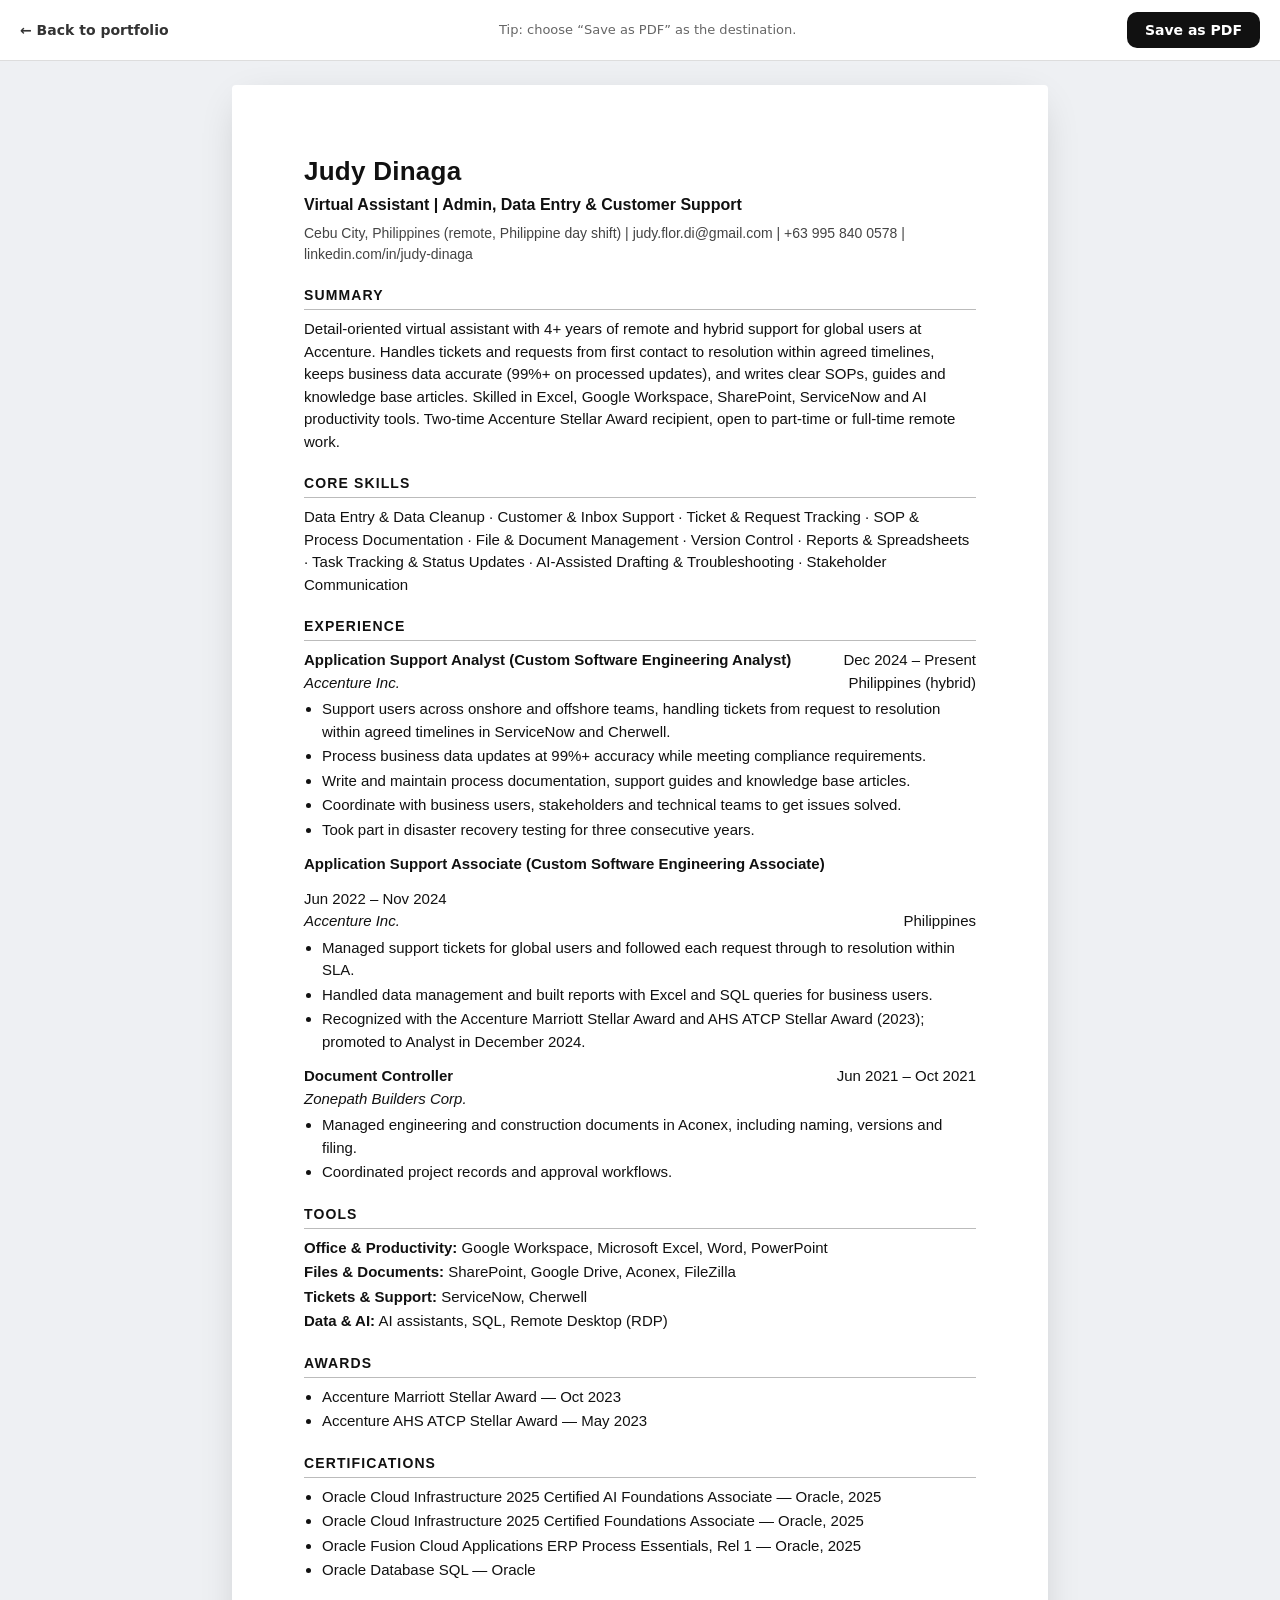
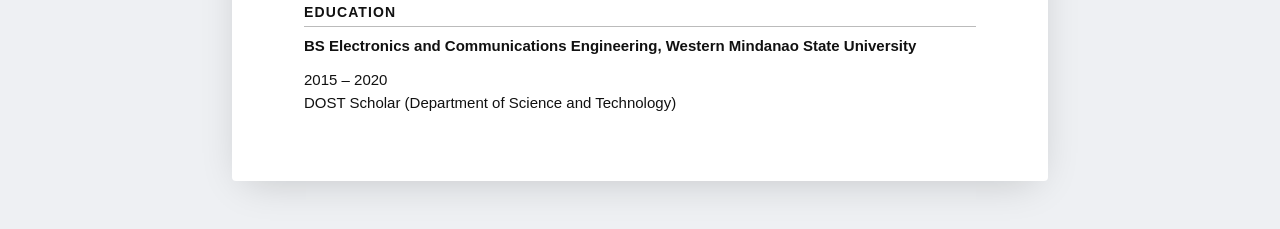
<file: va-resume.html>
<!doctype html>
<!--
  ATS-FRIENDLY RESUME
  ===================
  Single column, standard section headings, real text (no images, tables,
  columns or icons), so Applicant Tracking Systems parse it reliably.
  Click "Save as PDF" (or Ctrl/⌘+P → Save as PDF) to get the file you upload.
  Keep this in sync with va.html.
-->
<html lang="en">
<head>
  <meta charset="utf-8">
  <meta name="viewport" content="width=device-width, initial-scale=1">
  <title>Judy Dinaga — Virtual Assistant Resume</title>
  <meta name="description" content="Resume of Judy Dinaga, Virtual Assistant for admin, data entry and customer support.">
  <style>
    :root { --text: #111; --muted: #444; --rule: #bbb; --accent: #0d9488; }
    * { box-sizing: border-box; }
    body { margin: 0; background: #eef0f3; color: var(--text);
      font: 15px/1.5 Calibri, Carlito, "Segoe UI", Arial, Helvetica, sans-serif; }
    .bar { position: sticky; top: 0; display: flex; justify-content: space-between; align-items: center; gap: 12px;
      padding: 12px 20px; background: #fff; border-bottom: 1px solid #ddd; font-family: system-ui, sans-serif; z-index: 2; }
    .bar a { color: #333; text-decoration: none; font-weight: 600; font-size: 14px; }
    .bar button { padding: 10px 18px; border: 0; border-radius: 10px; background: #111; color: #fff;
      font: 600 14px system-ui, sans-serif; cursor: pointer; }
    .bar button:hover { background: var(--accent); }
    .bar .tip { color: #666; font-size: 13px; }
    .page { width: min(100% - 24px, 8.5in); margin: 24px auto 48px; background: #fff; padding: .7in .75in;
      box-shadow: 0 10px 40px -12px rgb(0 0 0 / .2); border-radius: 4px; }
    h1 { font-size: 26px; margin: 0; letter-spacing: .01em; }
    .headline { font-size: 16px; margin: 2px 0 6px; font-weight: 600; }
    .contact { margin: 0; color: var(--muted); font-size: 14px; }
    .contact a { color: inherit; text-decoration: none; }
    h2 { font-size: 14px; text-transform: uppercase; letter-spacing: .08em; margin: 20px 0 8px;
      padding-bottom: 3px; border-bottom: 1px solid var(--rule); }
    h3 { font-size: 15px; margin: 0; }
    p { margin: 0; }
    .role { margin-bottom: 12px; }
    .role-line { display: flex; justify-content: space-between; gap: 12px; flex-wrap: wrap; }
    .role-org { font-style: italic; }
    ul { margin: 4px 0 0; padding-left: 18px; }
    li { margin: 2px 0; }
    .skills p { margin: 2px 0; }
    @media print {
      @page { size: letter; margin: .5in .6in; }
      body { background: #fff; font-size: 11pt; }
      .bar { display: none; }
      .page { width: auto; margin: 0; padding: 0; box-shadow: none; }
      h2 { break-after: avoid; }
      .role { break-inside: avoid; }
    }
  </style>
</head>
<body>
  <div class="bar">
    <a href="va.html">← Back to portfolio</a>
    <span class="tip">Tip: choose “Save as PDF” as the destination.</span>
    <button type="button" onclick="window.print()">Save as PDF</button>
  </div>

  <main class="page">
    <header>
      <h1>Judy Dinaga</h1>
      <p class="headline">Virtual Assistant | Admin, Data Entry &amp; Customer Support</p>
      <p class="contact">
        Cebu City, Philippines (remote, Philippine day shift) | <a href="mailto:judy.flor.di@gmail.com">judy.flor.di@gmail.com</a> | +63 995 840 0578 |
        <a href="https://www.linkedin.com/in/judy-dinaga">linkedin.com/in/judy-dinaga</a>
      </p>
    </header>

    <section>
      <h2>Summary</h2>
      <p>Detail-oriented virtual assistant with 4+ years of remote and hybrid support for global users at Accenture. Handles tickets and requests from first contact to resolution within agreed timelines, keeps business data accurate (99%+ on processed updates), and writes clear SOPs, guides and knowledge base articles. Skilled in Excel, Google Workspace, SharePoint, ServiceNow and AI productivity tools. Two-time Accenture Stellar Award recipient, open to part-time or full-time remote work.</p>
    </section>

    <section>
      <h2>Core Skills</h2>
      <p>Data Entry &amp; Data Cleanup · Customer &amp; Inbox Support · Ticket &amp; Request Tracking · SOP &amp; Process Documentation · File &amp; Document Management · Version Control · Reports &amp; Spreadsheets · Task Tracking &amp; Status Updates · AI-Assisted Drafting &amp; Troubleshooting · Stakeholder Communication</p>
    </section>

    <section>
      <h2>Experience</h2>
      <div class="role">
        <div class="role-line"><h3>Application Support Analyst (Custom Software Engineering Analyst)</h3><span>Dec 2024 – Present</span></div>
        <div class="role-line"><span class="role-org">Accenture Inc.</span><span>Philippines (hybrid)</span></div>
        <ul>
          <li>Support users across onshore and offshore teams, handling tickets from request to resolution within agreed timelines in ServiceNow and Cherwell.</li>
          <li>Process business data updates at 99%+ accuracy while meeting compliance requirements.</li>
          <li>Write and maintain process documentation, support guides and knowledge base articles.</li>
          <li>Coordinate with business users, stakeholders and technical teams to get issues solved.</li>
          <li>Took part in disaster recovery testing for three consecutive years.</li>
        </ul>
      </div>
      <div class="role">
        <div class="role-line"><h3>Application Support Associate (Custom Software Engineering Associate)</h3><span>Jun 2022 – Nov 2024</span></div>
        <div class="role-line"><span class="role-org">Accenture Inc.</span><span>Philippines</span></div>
        <ul>
          <li>Managed support tickets for global users and followed each request through to resolution within SLA.</li>
          <li>Handled data management and built reports with Excel and SQL queries for business users.</li>
          <li>Recognized with the Accenture Marriott Stellar Award and AHS ATCP Stellar Award (2023); promoted to Analyst in December 2024.</li>
        </ul>
      </div>
      <div class="role">
        <div class="role-line"><h3>Document Controller</h3><span>Jun 2021 – Oct 2021</span></div>
        <div class="role-line"><span class="role-org">Zonepath Builders Corp.</span><span></span></div>
        <ul>
          <li>Managed engineering and construction documents in Aconex, including naming, versions and filing.</li>
          <li>Coordinated project records and approval workflows.</li>
        </ul>
      </div>
    </section>

    <section class="skills">
      <h2>Tools</h2>
      <p><strong>Office &amp; Productivity:</strong> Google Workspace, Microsoft Excel, Word, PowerPoint</p>
      <p><strong>Files &amp; Documents:</strong> SharePoint, Google Drive, Aconex, FileZilla</p>
      <p><strong>Tickets &amp; Support:</strong> ServiceNow, Cherwell</p>
      <p><strong>Data &amp; AI:</strong> AI assistants, SQL, Remote Desktop (RDP)</p>
    </section>

    <section>
      <h2>Awards</h2>
      <ul>
        <li>Accenture Marriott Stellar Award — Oct 2023</li>
        <li>Accenture AHS ATCP Stellar Award — May 2023</li>
      </ul>
    </section>

    <section>
      <h2>Certifications</h2>
      <ul>
        <li>Oracle Cloud Infrastructure 2025 Certified AI Foundations Associate — Oracle, 2025</li>
        <li>Oracle Cloud Infrastructure 2025 Certified Foundations Associate — Oracle, 2025</li>
        <li>Oracle Fusion Cloud Applications ERP Process Essentials, Rel 1 — Oracle, 2025</li>
        <li>Oracle Database SQL — Oracle</li>
      </ul>
    </section>

    <section>
      <h2>Education</h2>
      <div class="role-line"><h3>BS Electronics and Communications Engineering, Western Mindanao State University</h3><span>2015 – 2020</span></div>
      <p>DOST Scholar (Department of Science and Technology)</p>
    </section>
  </main>
</body>
</html>
</file>
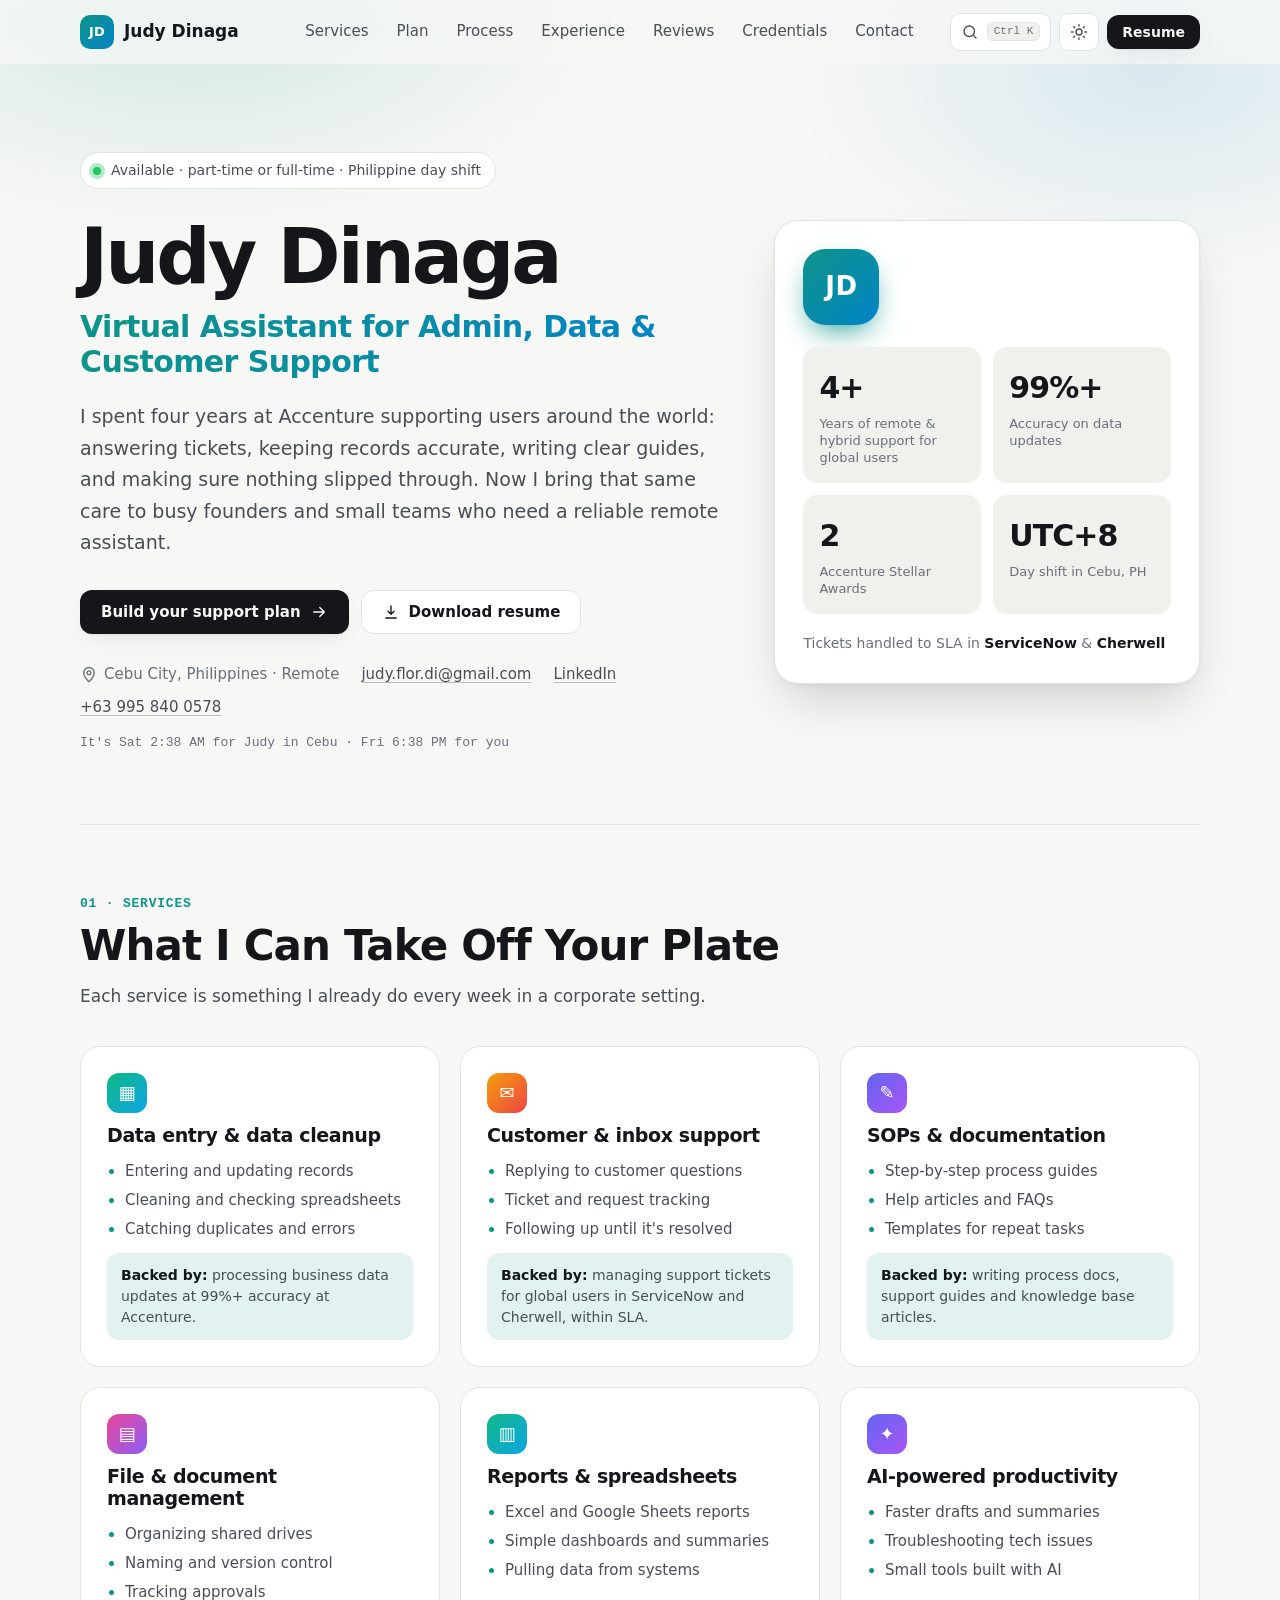
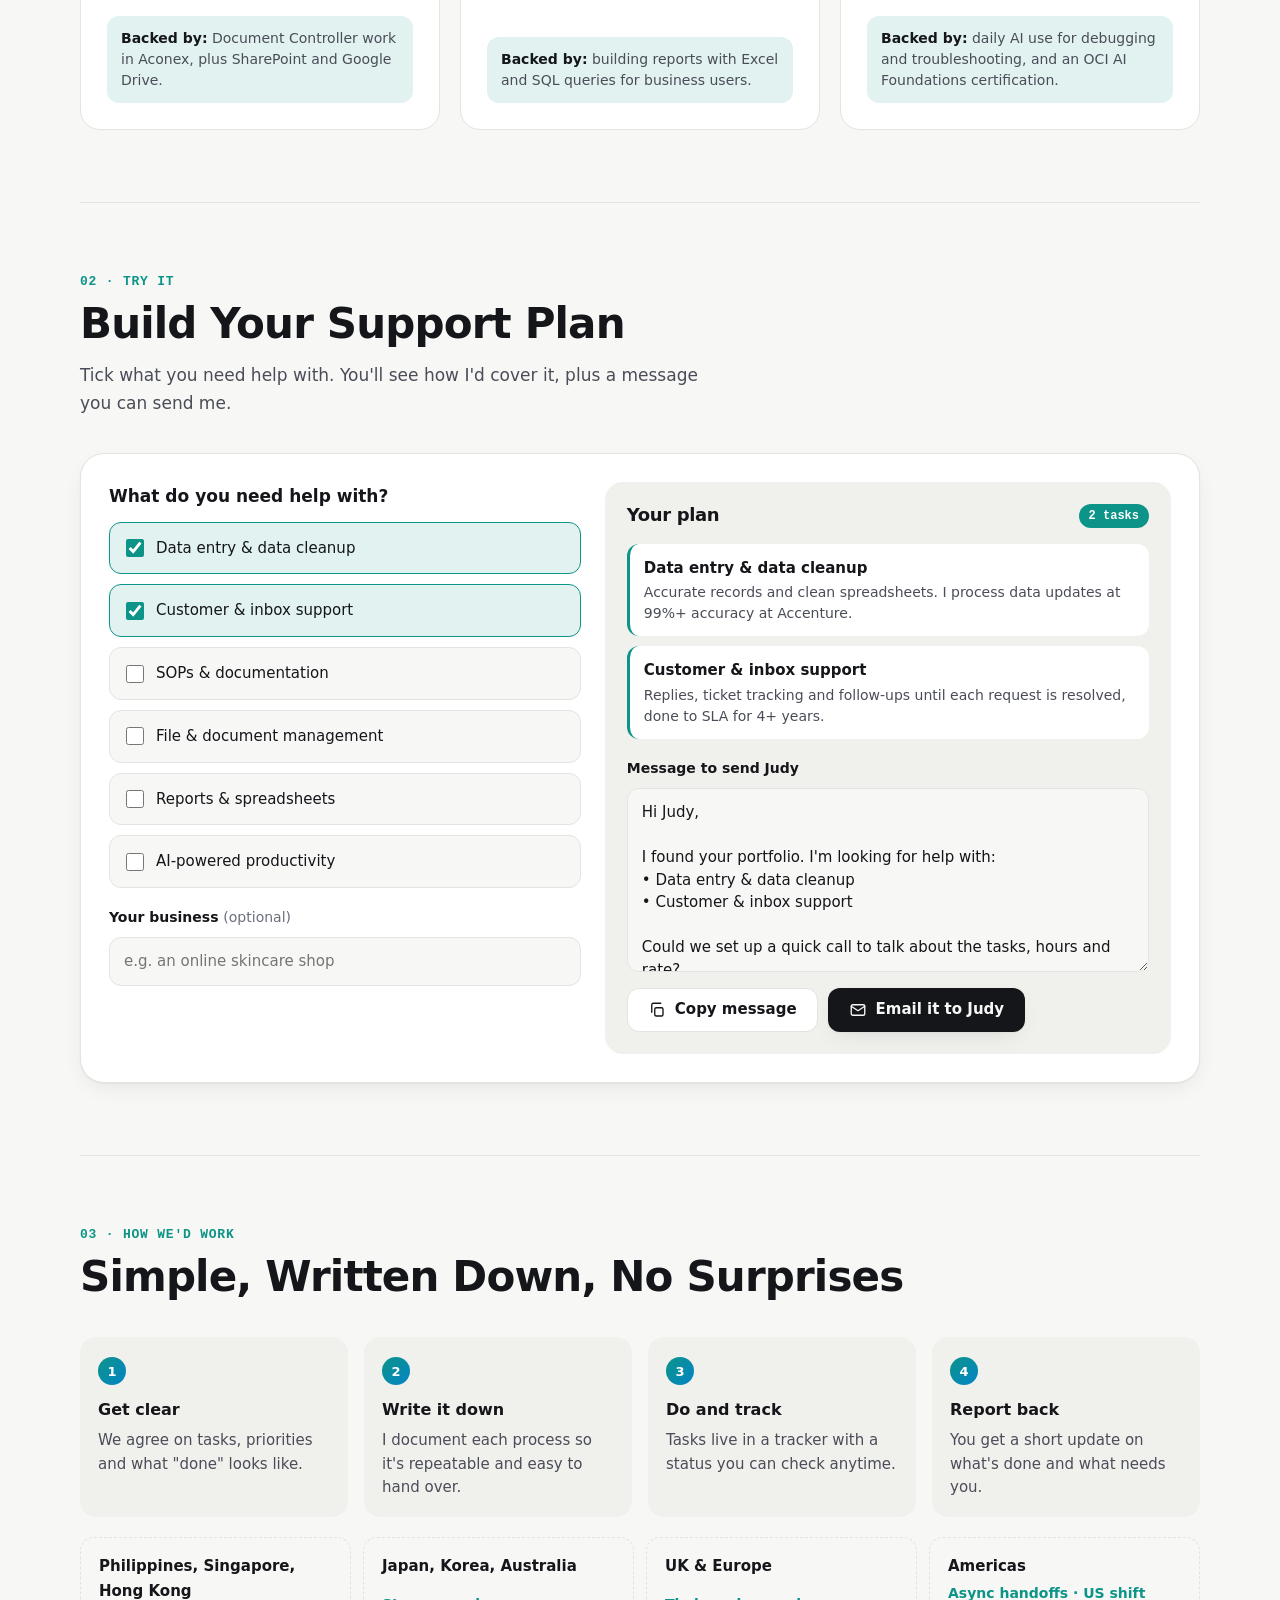
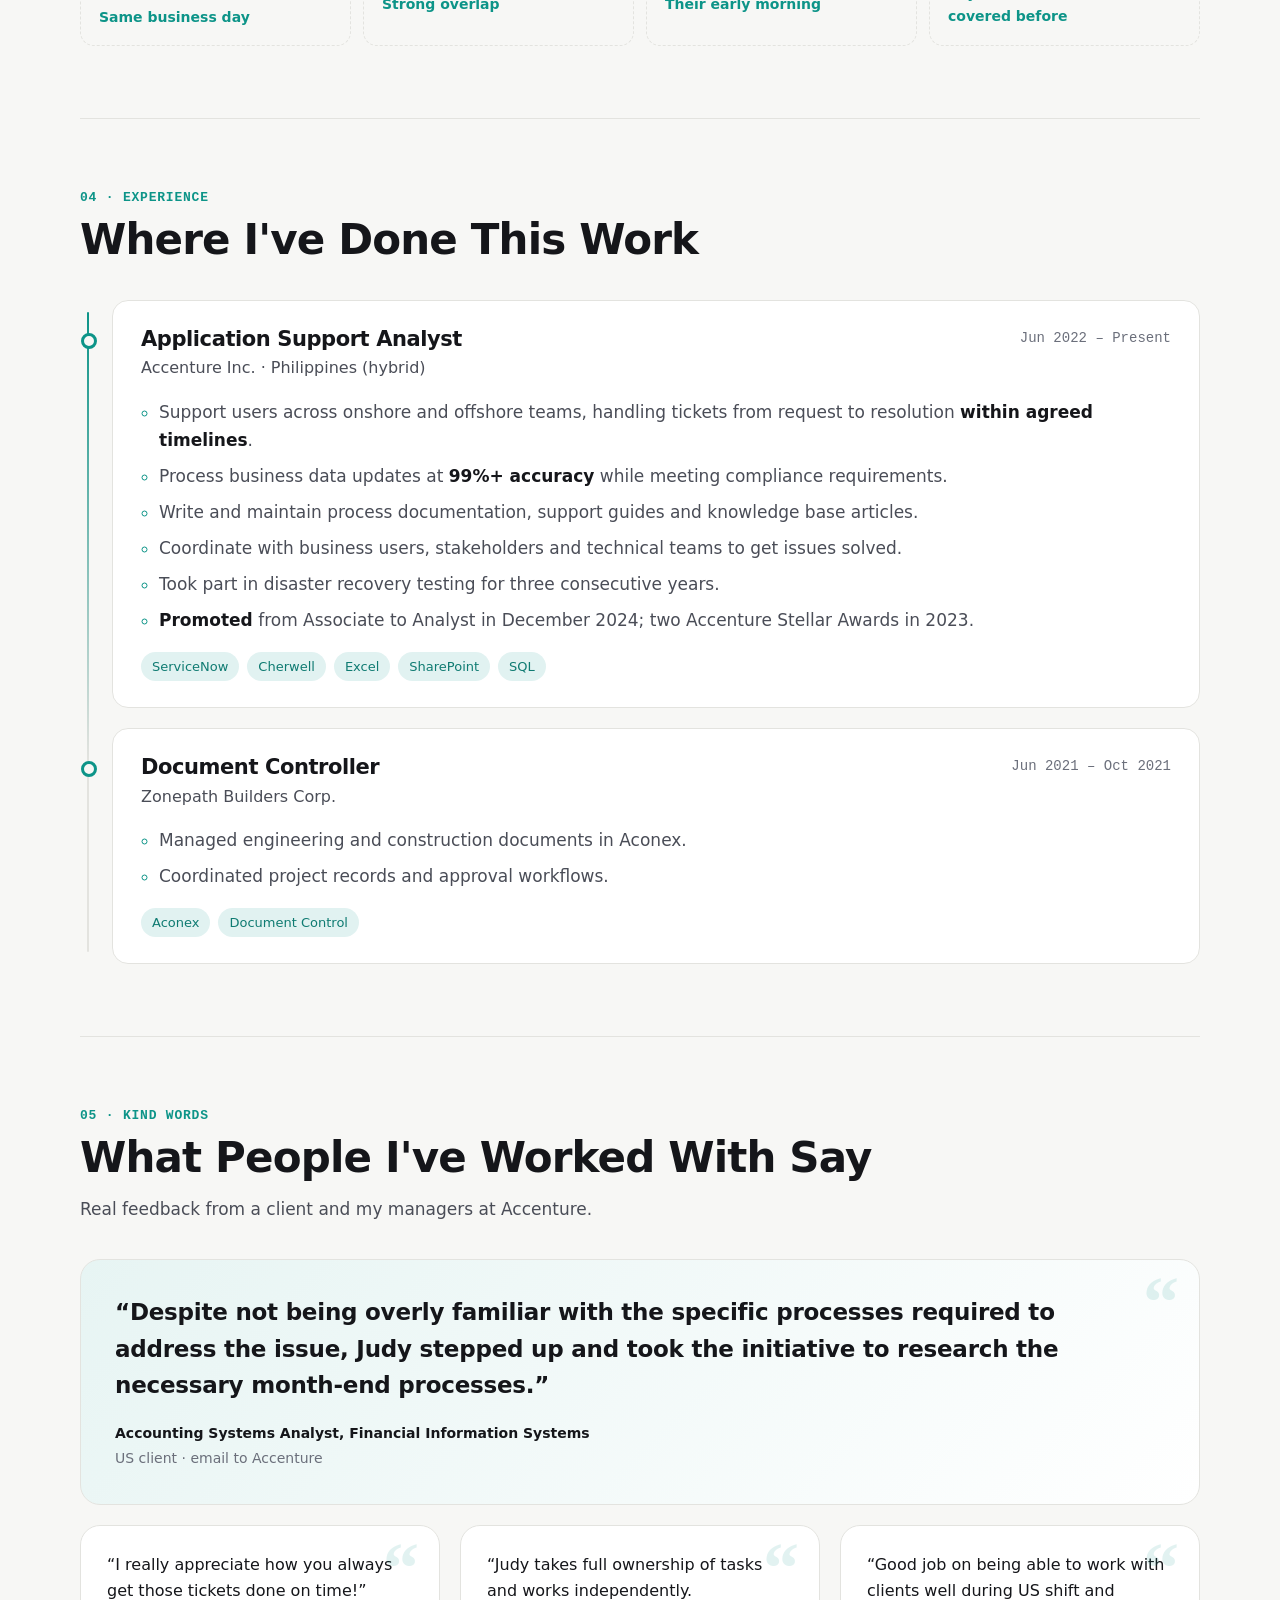
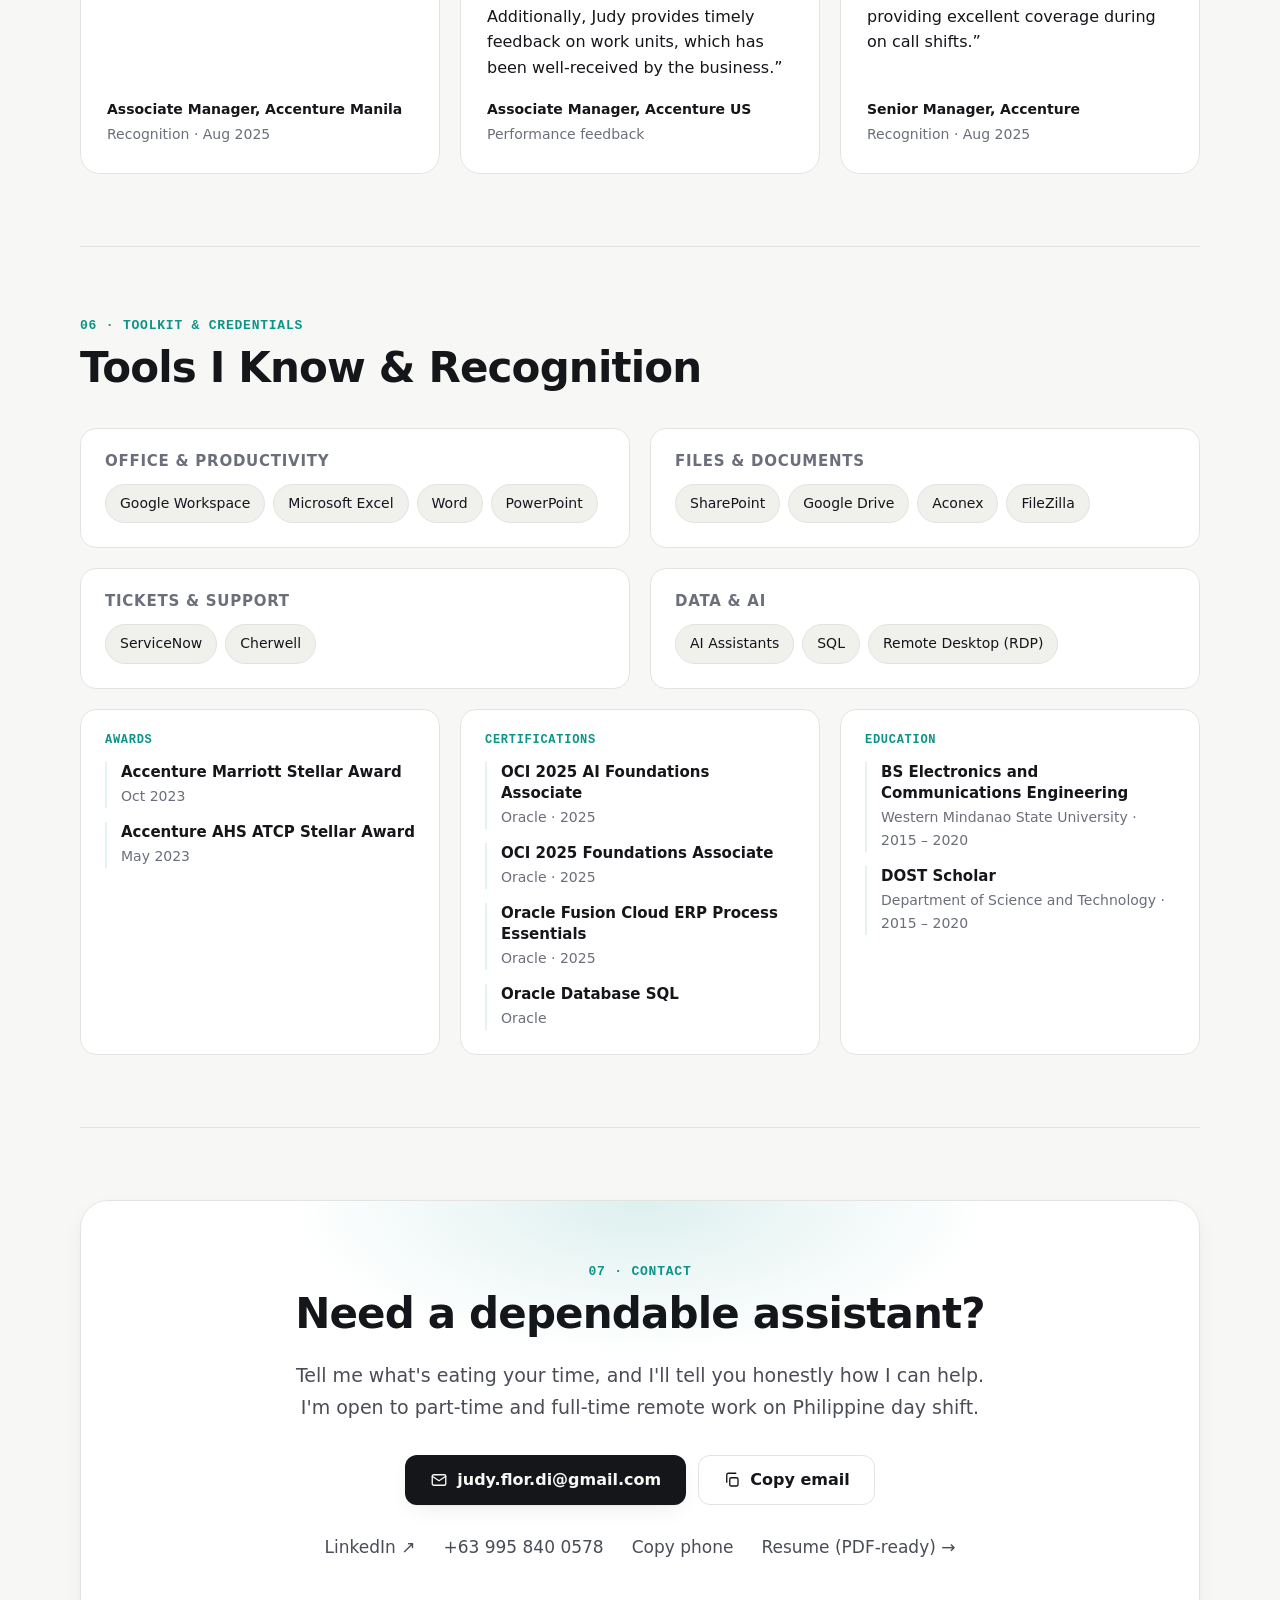
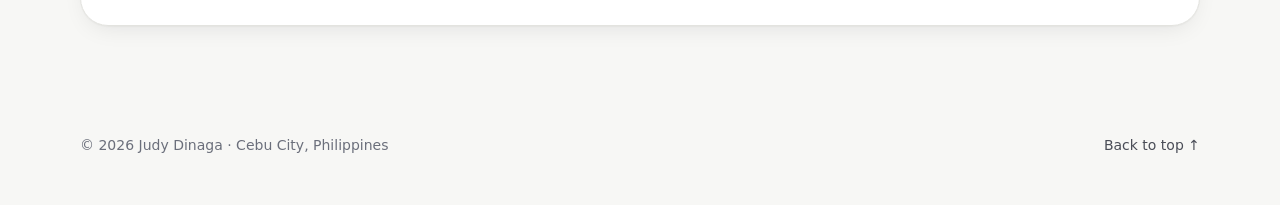
<file: va.html>
<!doctype html>
<!--
  VIRTUAL ASSISTANT PORTFOLIO — Judy Dinaga
  =========================================
  Sister site to index.html (application support). Shares css/style.css and
  js/main.js; data-variant="va" switches the colour theme. Keep va-resume.html
  in sync when you change content here. All content is plain HTML so it is
  readable by ATS parsers and search engines without JavaScript.
-->
<html lang="en" data-variant="va">
<head>
  <meta charset="utf-8">
  <meta name="viewport" content="width=device-width, initial-scale=1">
  <title>Judy Dinaga — Virtual Assistant for Admin, Data &amp; Customer Support</title>
  <meta name="description" content="Judy Dinaga is a remote virtual assistant in Cebu, Philippines with 4+ years supporting global users at Accenture: data entry at 99%+ accuracy, inbox and ticket support, SOPs, file management and reports. Available part-time or full-time on Philippine day shift.">
  <meta name="author" content="Judy Dinaga">
  <meta name="robots" content="index, follow">
  <meta name="theme-color" content="#0b0d12" media="(prefers-color-scheme: dark)">
  <meta name="theme-color" content="#f7f7f5" media="(prefers-color-scheme: light)">
  <link rel="canonical" href="https://z0nk98.github.io/jflordi/va.html">
  <meta property="og:url" content="https://z0nk98.github.io/jflordi/va.html">
  <meta property="og:type" content="profile">
  <meta property="og:title" content="Judy Dinaga — Virtual Assistant">
  <meta property="og:description" content="Reliable remote assistant for admin, data and customer support. 4+ years supporting global users at Accenture.">
  <meta name="twitter:card" content="summary">
  <link rel="icon" href="data:image/svg+xml,%3Csvg xmlns='http://www.w3.org/2000/svg' viewBox='0 0 32 32'%3E%3Crect width='32' height='32' rx='9' fill='%230d9488'/%3E%3Ctext x='16' y='21.5' font-family='Arial' font-weight='700' font-size='14' fill='white' text-anchor='middle'%3EJD%3C/text%3E%3C/svg%3E">
  <link rel="stylesheet" href="css/style.css">
  <script>
    document.documentElement.classList.add('js');
    (function () {
      try {
        var t = localStorage.getItem('theme');
        if (!t) t = matchMedia('(prefers-color-scheme: dark)').matches ? 'dark' : 'light';
        document.documentElement.dataset.theme = t;
      } catch (e) {}
    })();
  </script>
  <script type="application/ld+json">
  {
    "@context": "https://schema.org",
    "@type": "Person",
    "name": "Judy Dinaga",
    "jobTitle": "Virtual Assistant",
    "email": "mailto:judy.flor.di@gmail.com",
    "telephone": "+63 995 840 0578",
    "address": { "@type": "PostalAddress", "addressLocality": "Cebu City", "addressCountry": "PH" },
    "alumniOf": "Western Mindanao State University",
    "sameAs": ["https://www.linkedin.com/in/judy-dinaga"],
    "knowsAbout": ["Data Entry", "Customer Support", "Inbox Management", "SOP Writing", "Document Management", "Microsoft Excel", "Google Workspace", "ServiceNow", "AI Tools"]
  }
  </script>
</head>
<body>
  <a class="skip-link" href="#main">Skip to content</a>
  <div class="progress" aria-hidden="true"><span id="progress-bar"></span></div>

  <header class="site-header" id="top">
    <nav class="nav container" aria-label="Primary">
      <a class="brand" href="#top" aria-label="Judy Dinaga, back to top">
        <span class="brand-mark" aria-hidden="true">JD</span>
        <span class="brand-name">Judy Dinaga</span>
      </a>
      <ul class="nav-links" id="nav-links">
        <li><a href="#services">Services</a></li>
        <li><a href="#plan">Plan</a></li>
        <li><a href="#process">Process</a></li>
        <li><a href="#experience">Experience</a></li>
        <li><a href="#reviews">Reviews</a></li>
        <li><a href="#credentials">Credentials</a></li>
        <li><a href="#contact">Contact</a></li>
      </ul>
      <div class="nav-actions">
        <button class="icon-btn kbd-btn" id="palette-open" type="button" aria-label="Open quick navigation (Ctrl+K)">
          <svg viewBox="0 0 24 24" aria-hidden="true"><circle cx="11" cy="11" r="7"/><path d="m20 20-3.5-3.5"/></svg>
          <kbd>⌘K</kbd>
        </button>
        <button class="icon-btn" id="theme-toggle" type="button" aria-label="Toggle dark mode">
          <svg class="i-sun" viewBox="0 0 24 24" aria-hidden="true"><circle cx="12" cy="12" r="4"/><path d="M12 2v2M12 20v2M4.9 4.9l1.4 1.4M17.7 17.7l1.4 1.4M2 12h2M20 12h2M4.9 19.1l1.4-1.4M17.7 6.3l1.4-1.4"/></svg>
          <svg class="i-moon" viewBox="0 0 24 24" aria-hidden="true"><path d="M21 12.8A9 9 0 1 1 11.2 3a7 7 0 0 0 9.8 9.8z"/></svg>
        </button>
        <a class="btn btn-sm btn-primary hide-sm" href="va-resume.html">Resume</a>
        <button class="icon-btn menu-btn" id="menu-toggle" type="button" aria-label="Open menu" aria-expanded="false" aria-controls="nav-links">
          <svg viewBox="0 0 24 24" aria-hidden="true"><path d="M4 7h16M4 12h16M4 17h16"/></svg>
        </button>
      </div>
    </nav>
  </header>

  <main id="main">
    <!-- ============================== HERO ============================== -->
    <section class="hero container" aria-labelledby="hero-title">
      <div class="hero-text reveal">
        <p class="status"><span class="dot" aria-hidden="true"></span>Available · part-time or full-time · Philippine day shift</p>
        <h1 id="hero-title">
          <span class="hero-name">Judy Dinaga</span>
          <span class="hero-role">Virtual Assistant for Admin, Data &amp; Customer Support</span>
        </h1>
        <p class="lede">I spent four years at Accenture supporting users around the world: answering tickets, keeping records accurate, writing clear guides, and making sure nothing slipped through. Now I bring that same care to busy founders and small teams who need a reliable remote assistant.</p>
        <div class="hero-cta">
          <a class="btn btn-primary" href="#plan">Build your support plan
            <svg viewBox="0 0 24 24" aria-hidden="true"><path d="M5 12h14M13 6l6 6-6 6"/></svg>
          </a>
          <a class="btn btn-ghost" href="va-resume.html">
            <svg viewBox="0 0 24 24" aria-hidden="true"><path d="M12 4v11m0 0-4-4m4 4 4-4M5 20h14"/></svg>
            Download resume
          </a>
        </div>
        <ul class="hero-meta" aria-label="Contact details">
          <li><svg viewBox="0 0 24 24" aria-hidden="true"><path d="M12 21s-7-6.3-7-12a7 7 0 0 1 14 0c0 5.7-7 12-7 12z"/><circle cx="12" cy="9" r="2.5"/></svg>Cebu City, Philippines · Remote</li>
          <li><a href="mailto:judy.flor.di@gmail.com">judy.flor.di@gmail.com</a></li>
          <li><a href="https://www.linkedin.com/in/judy-dinaga" target="_blank" rel="noopener">LinkedIn</a></li>
          <li><a href="tel:+639958400578">+63 995 840 0578</a></li>
        </ul>
        <p class="clock" id="clock" aria-live="off"></p>
      </div>

      <aside class="hero-card reveal" aria-label="Highlights">
        <div class="avatar" aria-hidden="true">JD</div>
        <dl class="stats">
          <div><dt>Years of remote &amp; hybrid support for global users</dt><dd data-count="4" data-suffix="+">4+</dd></div>
          <div><dt>Accuracy on data updates</dt><dd data-count="99" data-suffix="%+">99%+</dd></div>
          <div><dt>Accenture Stellar Awards</dt><dd data-count="2">2</dd></div>
          <div><dt>Day shift in Cebu, PH</dt><dd>UTC+8</dd></div>
        </dl>
        <p class="hero-card-foot">Tickets handled to SLA in <strong>ServiceNow</strong> &amp; <strong>Cherwell</strong></p>
      </aside>
    </section>

    <!-- ============================= SERVICES ============================= -->
    <section id="services" class="section container" aria-labelledby="services-title">
      <header class="section-head reveal">
        <p class="eyebrow">01 · Services</p>
        <h2 id="services-title">What I Can Take Off Your Plate</h2>
        <p class="section-sub">Each service is something I already do every week in a corporate setting.</p>
      </header>
      <div class="services">
        <article class="service reveal">
          <span class="case-icon art-1" aria-hidden="true">▦</span>
          <h3>Data entry &amp; data cleanup</h3>
          <ul><li>Entering and updating records</li><li>Cleaning and checking spreadsheets</li><li>Catching duplicates and errors</li></ul>
          <p class="proof"><strong>Backed by:</strong> processing business data updates at 99%+ accuracy at Accenture.</p>
        </article>
        <article class="service reveal">
          <span class="case-icon art-2" aria-hidden="true">✉</span>
          <h3>Customer &amp; inbox support</h3>
          <ul><li>Replying to customer questions</li><li>Ticket and request tracking</li><li>Following up until it's resolved</li></ul>
          <p class="proof"><strong>Backed by:</strong> managing support tickets for global users in ServiceNow and Cherwell, within SLA.</p>
        </article>
        <article class="service reveal">
          <span class="case-icon art-3" aria-hidden="true">✎</span>
          <h3>SOPs &amp; documentation</h3>
          <ul><li>Step-by-step process guides</li><li>Help articles and FAQs</li><li>Templates for repeat tasks</li></ul>
          <p class="proof"><strong>Backed by:</strong> writing process docs, support guides and knowledge base articles.</p>
        </article>
        <article class="service reveal">
          <span class="case-icon art-4" aria-hidden="true">▤</span>
          <h3>File &amp; document management</h3>
          <ul><li>Organizing shared drives</li><li>Naming and version control</li><li>Tracking approvals</li></ul>
          <p class="proof"><strong>Backed by:</strong> Document Controller work in Aconex, plus SharePoint and Google Drive.</p>
        </article>
        <article class="service reveal">
          <span class="case-icon art-1" aria-hidden="true">▥</span>
          <h3>Reports &amp; spreadsheets</h3>
          <ul><li>Excel and Google Sheets reports</li><li>Simple dashboards and summaries</li><li>Pulling data from systems</li></ul>
          <p class="proof"><strong>Backed by:</strong> building reports with Excel and SQL queries for business users.</p>
        </article>
        <article class="service reveal">
          <span class="case-icon art-3" aria-hidden="true">✦</span>
          <h3>AI-powered productivity</h3>
          <ul><li>Faster drafts and summaries</li><li>Troubleshooting tech issues</li><li>Small tools built with AI</li></ul>
          <p class="proof"><strong>Backed by:</strong> daily AI use for debugging and troubleshooting, and an OCI AI Foundations certification.</p>
        </article>
      </div>
    </section>

    <!-- =========================== PLAN BUILDER =========================== -->
    <section id="plan" class="section container" aria-labelledby="plan-title">
      <header class="section-head reveal">
        <p class="eyebrow">02 · Try it</p>
        <h2 id="plan-title">Build Your Support Plan</h2>
        <p class="section-sub">Tick what you need help with. You'll see how I'd cover it, plus a message you can send me.</p>
      </header>
      <div class="planner reveal">
        <form class="plan-form" id="plan-form" onsubmit="return false">
          <fieldset>
            <legend>What do you need help with?</legend>
            <label class="pick"><input type="checkbox" name="svc" value="0" checked><span>Data entry &amp; data cleanup</span></label>
            <label class="pick"><input type="checkbox" name="svc" value="1" checked><span>Customer &amp; inbox support</span></label>
            <label class="pick"><input type="checkbox" name="svc" value="2"><span>SOPs &amp; documentation</span></label>
            <label class="pick"><input type="checkbox" name="svc" value="3"><span>File &amp; document management</span></label>
            <label class="pick"><input type="checkbox" name="svc" value="4"><span>Reports &amp; spreadsheets</span></label>
            <label class="pick"><input type="checkbox" name="svc" value="5"><span>AI-powered productivity</span></label>
          </fieldset>
          <label class="field">
            <span>Your business <em>(optional)</em></span>
            <input type="text" id="plan-biz" placeholder="e.g. an online skincare shop" autocomplete="organization">
          </label>
        </form>
        <div class="plan-out" aria-live="polite">
          <div class="plan-head"><h3>Your plan</h3><span class="plan-count" id="plan-count">2 tasks</span></div>
          <ul class="plan-list" id="plan-list">
            <li><strong>Data entry &amp; data cleanup</strong><span>Accurate records and clean spreadsheets. I process data updates at 99%+ accuracy at Accenture.</span></li>
            <li><strong>Customer &amp; inbox support</strong><span>Replies, ticket tracking and follow-ups until each request is resolved, done to SLA for 4+ years.</span></li>
          </ul>
          <label class="field">
            <span>Message to send Judy</span>
            <textarea id="plan-msg" rows="7" readonly></textarea>
          </label>
          <div class="plan-actions">
            <button type="button" class="btn btn-ghost" id="plan-copy">
              <svg viewBox="0 0 24 24" aria-hidden="true"><rect x="9" y="9" width="11" height="11" rx="2"/><path d="M5 15V5a2 2 0 0 1 2-2h10"/></svg>
              Copy message
            </button>
            <a class="btn btn-primary" id="plan-mail" href="mailto:judy.flor.di@gmail.com?subject=Virtual%20assistant%20support">
              <svg viewBox="0 0 24 24" aria-hidden="true"><rect x="3" y="5" width="18" height="14" rx="2"/><path d="m3 7 9 6 9-6"/></svg>
              Email it to Judy
            </a>
          </div>
        </div>
      </div>
    </section>

    <!-- ============================== PROCESS ============================== -->
    <section id="process" class="section container" aria-labelledby="process-title">
      <header class="section-head reveal">
        <p class="eyebrow">03 · How we'd work</p>
        <h2 id="process-title">Simple, Written Down, No Surprises</h2>
      </header>
      <ol class="steps steps-solo reveal">
        <li><strong>Get clear</strong><span>We agree on tasks, priorities and what "done" looks like.</span></li>
        <li><strong>Write it down</strong><span>I document each process so it's repeatable and easy to hand over.</span></li>
        <li><strong>Do and track</strong><span>Tasks live in a tracker with a status you can check anytime.</span></li>
        <li><strong>Report back</strong><span>You get a short update on what's done and what needs you.</span></li>
      </ol>
      <div class="tz reveal" aria-label="Time-zone overlap on Philippine day shift">
        <div><strong>Philippines, Singapore, Hong Kong</strong><span>Same business day</span></div>
        <div><strong>Japan, Korea, Australia</strong><span>Strong overlap</span></div>
        <div><strong>UK &amp; Europe</strong><span>Their early morning</span></div>
        <div><strong>Americas</strong><span>Async handoffs · US shift covered before</span></div>
      </div>
    </section>

    <!-- ============================ EXPERIENCE ============================ -->
    <section id="experience" class="section container" aria-labelledby="experience-title">
      <header class="section-head reveal">
        <p class="eyebrow">04 · Experience</p>
        <h2 id="experience-title">Where I've Done This Work</h2>
      </header>
      <ol class="timeline">
        <li class="job reveal">
          <div class="job-head">
            <div>
              <h3>Application Support Analyst</h3>
              <p class="job-org">Accenture Inc. · Philippines (hybrid)</p>
            </div>
            <p class="job-dates"><time datetime="2022-06">Jun 2022</time> – Present</p>
          </div>
          <ul class="job-points">
            <li>Support users across onshore and offshore teams, handling tickets from request to resolution <strong>within agreed timelines</strong>.</li>
            <li>Process business data updates at <strong>99%+ accuracy</strong> while meeting compliance requirements.</li>
            <li>Write and maintain process documentation, support guides and knowledge base articles.</li>
            <li>Coordinate with business users, stakeholders and technical teams to get issues solved.</li>
            <li>Took part in disaster recovery testing for three consecutive years.</li>
            <li><strong>Promoted</strong> from Associate to Analyst in December 2024; two Accenture Stellar Awards in 2023.</li>
          </ul>
          <ul class="tags" aria-label="Tools used"><li>ServiceNow</li><li>Cherwell</li><li>Excel</li><li>SharePoint</li><li>SQL</li></ul>
        </li>
        <li class="job reveal">
          <div class="job-head">
            <div>
              <h3>Document Controller</h3>
              <p class="job-org">Zonepath Builders Corp.</p>
            </div>
            <p class="job-dates"><time datetime="2021-06">Jun 2021</time> – <time datetime="2021-10">Oct 2021</time></p>
          </div>
          <ul class="job-points">
            <li>Managed engineering and construction documents in Aconex.</li>
            <li>Coordinated project records and approval workflows.</li>
          </ul>
          <ul class="tags" aria-label="Tools used"><li>Aconex</li><li>Document Control</li></ul>
        </li>
      </ol>
    </section>

    <!-- ============================== REVIEWS ============================== -->
    <section id="reviews" class="section container" aria-labelledby="reviews-title">
      <header class="section-head reveal">
        <p class="eyebrow">05 · Kind words</p>
        <h2 id="reviews-title">What People I've Worked With Say</h2>
        <p class="section-sub">Real feedback from a client and my managers at Accenture.</p>
      </header>
      <div class="quotes">
        <figure class="quote quote-lg reveal">
          <blockquote>“Despite not being overly familiar with the specific processes required to address the issue, Judy stepped up and took the initiative to research the necessary month-end processes.”</blockquote>
          <figcaption><strong>Accounting Systems Analyst, Financial Information Systems</strong><span>US client · email to Accenture</span></figcaption>
        </figure>
        <figure class="quote reveal">
          <blockquote>“I really appreciate how you always get those tickets done on time!”</blockquote>
          <figcaption><strong>Associate Manager, Accenture Manila</strong><span>Recognition · Aug 2025</span></figcaption>
        </figure>
        <figure class="quote reveal">
          <blockquote>“Judy takes full ownership of tasks and works independently. Additionally, Judy provides timely feedback on work units, which has been well-received by the business.”</blockquote>
          <figcaption><strong>Associate Manager, Accenture US</strong><span>Performance feedback</span></figcaption>
        </figure>
        <figure class="quote reveal">
          <blockquote>“Good job on being able to work with clients well during US shift and providing excellent coverage during on call shifts.”</blockquote>
          <figcaption><strong>Senior Manager, Accenture</strong><span>Recognition · Aug 2025</span></figcaption>
        </figure>
      </div>
    </section>

    <!-- ===================== TOOLKIT + CREDENTIALS ===================== -->
    <section id="credentials" class="section container" aria-labelledby="credentials-title">
      <header class="section-head reveal">
        <p class="eyebrow">06 · Toolkit &amp; credentials</p>
        <h2 id="credentials-title">Tools I Know &amp; Recognition</h2>
      </header>
      <div class="skills">
        <div class="skill-group reveal">
          <h3>Office &amp; Productivity</h3>
          <ul class="tags tags-lg"><li>Google Workspace</li><li>Microsoft Excel</li><li>Word</li><li>PowerPoint</li></ul>
        </div>
        <div class="skill-group reveal">
          <h3>Files &amp; Documents</h3>
          <ul class="tags tags-lg"><li>SharePoint</li><li>Google Drive</li><li>Aconex</li><li>FileZilla</li></ul>
        </div>
        <div class="skill-group reveal">
          <h3>Tickets &amp; Support</h3>
          <ul class="tags tags-lg"><li>ServiceNow</li><li>Cherwell</li></ul>
        </div>
        <div class="skill-group reveal">
          <h3>Data &amp; AI</h3>
          <ul class="tags tags-lg"><li>AI Assistants</li><li>SQL</li><li>Remote Desktop (RDP)</li></ul>
        </div>
      </div>
      <div class="edu-grid cred-gap">
        <article class="card reveal">
          <p class="card-kicker">Awards</p>
          <ul class="cred-list">
            <li><strong>Accenture Marriott Stellar Award</strong><span>Oct 2023</span></li>
            <li><strong>Accenture AHS ATCP Stellar Award</strong><span>May 2023</span></li>
          </ul>
        </article>
        <article class="card reveal">
          <p class="card-kicker">Certifications</p>
          <ul class="cred-list">
            <li><strong>OCI 2025 AI Foundations Associate</strong><span>Oracle · 2025</span></li>
            <li><strong>OCI 2025 Foundations Associate</strong><span>Oracle · 2025</span></li>
            <li><strong>Oracle Fusion Cloud ERP Process Essentials</strong><span>Oracle · 2025</span></li>
            <li><strong>Oracle Database SQL</strong><span>Oracle</span></li>
          </ul>
        </article>
        <article class="card reveal">
          <p class="card-kicker">Education</p>
          <ul class="cred-list">
            <li><strong>BS Electronics and Communications Engineering</strong><span>Western Mindanao State University · 2015 – 2020</span></li>
            <li><strong>DOST Scholar</strong><span>Department of Science and Technology · 2015 – 2020</span></li>
          </ul>
        </article>
      </div>
    </section>

    <!-- ============================== CONTACT ============================== -->
    <section id="contact" class="section container" aria-labelledby="contact-title">
      <div class="contact reveal">
        <p class="eyebrow">07 · Contact</p>
        <h2 id="contact-title">Need a dependable assistant?</h2>
        <p class="lede">Tell me what's eating your time, and I'll tell you honestly how I can help. I'm open to part-time and full-time remote work on Philippine day shift.</p>
        <div class="contact-actions">
          <a class="btn btn-primary btn-lg" href="mailto:judy.flor.di@gmail.com?subject=Virtual%20assistant%20opportunity">
            <svg viewBox="0 0 24 24" aria-hidden="true"><rect x="3" y="5" width="18" height="14" rx="2"/><path d="m3 7 9 6 9-6"/></svg>
            judy.flor.di@gmail.com
          </a>
          <button class="btn btn-ghost btn-lg" type="button" data-copy="judy.flor.di@gmail.com" data-copy-label="Email">
            <svg viewBox="0 0 24 24" aria-hidden="true"><rect x="9" y="9" width="11" height="11" rx="2"/><path d="M5 15V5a2 2 0 0 1 2-2h10"/></svg>
            <span>Copy email</span>
          </button>
        </div>
        <ul class="contact-links">
          <li><a href="https://www.linkedin.com/in/judy-dinaga" target="_blank" rel="noopener">LinkedIn ↗</a></li>
          <li><a href="tel:+639958400578">+63 995 840 0578</a></li>
          <li><button type="button" class="link-btn" data-copy="+63 995 840 0578" data-copy-label="Phone number">Copy phone</button></li>
          <li><a href="va-resume.html">Resume (PDF-ready) →</a></li>
        </ul>
      </div>
    </section>
  </main>

  <footer class="site-footer container">
    <p>© <span id="year">2026</span> Judy Dinaga · Cebu City, Philippines</p>
    <a href="#top" class="to-top">Back to top ↑</a>
  </footer>

  <div class="palette" id="palette" hidden>
    <div class="palette-backdrop" data-close></div>
    <div class="palette-box" role="dialog" aria-modal="true" aria-label="Quick navigation">
      <div class="palette-search">
        <svg viewBox="0 0 24 24" aria-hidden="true"><circle cx="11" cy="11" r="7"/><path d="m20 20-3.5-3.5"/></svg>
        <input id="palette-input" type="text" placeholder="Jump to a section or action…" autocomplete="off"
               role="combobox" aria-expanded="true" aria-controls="palette-list" aria-autocomplete="list">
        <kbd>Esc</kbd>
      </div>
      <ul id="palette-list" role="listbox" aria-label="Results"></ul>
      <p class="palette-hint"><kbd>↑</kbd><kbd>↓</kbd> to move · <kbd>Enter</kbd> to select</p>
    </div>
  </div>

  <div class="toast" id="toast" role="status" aria-live="polite"></div>

  <script src="js/main.js" defer></script>
  <script src="js/va.js" defer></script>
</body>
</html>
</file>
<file: css/style.css>
/* =========================================================================
   Portfolio styles. Change the accent colour in one place: --accent.
   ========================================================================= */
:root {
  --accent: #5b5bf7;
  --accent-2: #a855f7;
  --accent-soft: color-mix(in srgb, var(--accent) 12%, transparent);

  --bg: #f7f7f5;
  --bg-elev: #ffffff;
  --surface: #f0f0ed;
  --text: #15161a;
  --text-2: #4a4d57;
  --muted: #6b6f7b;
  --border: #e3e3df;
  --shadow: 0 1px 2px rgb(16 17 26 / .04), 0 8px 24px -8px rgb(16 17 26 / .10);
  --shadow-lg: 0 2px 4px rgb(16 17 26 / .04), 0 24px 48px -12px rgb(16 17 26 / .18);

  --radius: 16px;
  --radius-sm: 10px;
  --maxw: 1120px;
  --header-h: 64px;
  --font: ui-sans-serif, system-ui, -apple-system, "Segoe UI", Roboto, "Helvetica Neue", Arial, sans-serif;
  --mono: ui-monospace, SFMono-Regular, Menlo, Consolas, monospace;
  --ease: cubic-bezier(.2, .8, .2, 1);
  color-scheme: light;
}
[data-theme="dark"] {
  --accent: #8b8bff;
  --accent-2: #c084fc;
  --bg: #0b0d12;
  --bg-elev: #12151c;
  --surface: #171b24;
  --text: #ececf1;
  --text-2: #b4b7c3;
  --muted: #8a8e9c;
  --border: #232836;
  --shadow: 0 1px 2px rgb(0 0 0 / .3), 0 8px 24px -8px rgb(0 0 0 / .5);
  --shadow-lg: 0 24px 48px -12px rgb(0 0 0 / .6);
  color-scheme: dark;
}

*, *::before, *::after { box-sizing: border-box; }
html { scroll-behavior: smooth; scroll-padding-top: calc(var(--header-h) + 16px); -webkit-text-size-adjust: 100%; }
body {
  margin: 0;
  font-family: var(--font);
  font-size: 17px;
  line-height: 1.65;
  color: var(--text);
  background: var(--bg);
  -webkit-font-smoothing: antialiased;
  transition: background-color .3s, color .3s;
}
body::before { /* soft glow behind the hero */
  content: ""; position: absolute; inset: 0 0 auto 0; height: 720px; z-index: -1; pointer-events: none;
  background:
    radial-gradient(600px 320px at 15% 0%, color-mix(in srgb, var(--accent) 16%, transparent), transparent 70%),
    radial-gradient(520px 300px at 90% 10%, color-mix(in srgb, var(--accent-2) 12%, transparent), transparent 70%);
}
img, svg { display: block; max-width: 100%; }
svg { width: 18px; height: 18px; fill: none; stroke: currentColor; stroke-width: 1.8; stroke-linecap: round; stroke-linejoin: round; flex: none; }
a { color: inherit; text-decoration-color: color-mix(in srgb, currentColor 35%, transparent); text-underline-offset: 3px; }
a:hover { color: var(--accent); }
h1, h2, h3 { line-height: 1.15; margin: 0; letter-spacing: -.02em; }
p { margin: 0; }
ul, ol { margin: 0; padding: 0; }
strong { font-weight: 650; color: var(--text); }
kbd {
  font: 500 11px/1 var(--mono); padding: 3px 6px; border-radius: 6px;
  border: 1px solid var(--border); background: var(--surface); color: var(--muted);
}
:focus-visible { outline: 2px solid var(--accent); outline-offset: 3px; border-radius: 6px; }
::selection { background: color-mix(in srgb, var(--accent) 28%, transparent); }

.container { width: min(100% - 40px, var(--maxw)); margin-inline: auto; }
.muted { color: var(--muted); }

.skip-link {
  position: fixed; left: 16px; top: 12px; transform: translateY(-200%); z-index: 100; padding: 10px 16px;
  background: var(--accent); color: #fff; border-radius: var(--radius-sm); font-weight: 600; text-decoration: none;
}
.skip-link:focus { transform: none; color: #fff; }

.progress { position: fixed; inset: 0 0 auto 0; height: 3px; z-index: 60; }
.progress span { display: block; height: 100%; width: 100%; transform-origin: 0 50%; transform: scaleX(0);
  background: linear-gradient(90deg, var(--accent), var(--accent-2)); }

/* ---------------------------------------------------------------- Header */
.site-header {
  position: sticky; top: 0; z-index: 50; height: var(--header-h);
  background: color-mix(in srgb, var(--bg) 78%, transparent);
  backdrop-filter: saturate(180%) blur(14px); -webkit-backdrop-filter: saturate(180%) blur(14px);
  border-bottom: 1px solid transparent; transition: border-color .3s;
}
.site-header.is-scrolled { border-bottom-color: var(--border); }
.nav { height: 100%; display: flex; align-items: center; gap: 24px; }
.brand { display: flex; align-items: center; gap: 10px; text-decoration: none; font-weight: 650; }
.brand-mark {
  display: grid; place-items: center; width: 34px; height: 34px; border-radius: 10px;
  background: linear-gradient(135deg, var(--accent), var(--accent-2)); color: #fff; font-size: 13px; letter-spacing: .02em;
}
.nav-links { display: flex; gap: 4px; list-style: none; margin-left: auto; }
.nav-links a {
  display: block; padding: 7px 12px; border-radius: 999px; text-decoration: none;
  font-size: 15px; font-weight: 500; color: var(--text-2); transition: color .2s, background .2s;
}
.nav-links a:hover { color: var(--text); background: var(--surface); }
.nav-links a.is-active { color: var(--accent); background: var(--accent-soft); }
.nav-actions { display: flex; align-items: center; gap: 8px; }
.icon-btn {
  display: inline-flex; align-items: center; justify-content: center; gap: 8px;
  height: 38px; min-width: 38px; padding: 0 10px; border-radius: 10px; cursor: pointer;
  border: 1px solid var(--border); background: var(--bg-elev); color: var(--text-2);
  transition: color .2s, border-color .2s, transform .2s;
}
.icon-btn:hover { color: var(--text); border-color: color-mix(in srgb, var(--accent) 40%, var(--border)); }
.icon-btn:active { transform: scale(.96); }
.i-moon { display: none; }
[data-theme="dark"] .i-sun { display: none; }
[data-theme="dark"] .i-moon { display: block; }
.menu-btn { display: none; }

/* --------------------------------------------------------------- Buttons */
.btn {
  display: inline-flex; align-items: center; gap: 9px; padding: 12px 20px; border-radius: 12px;
  font: 600 15px/1 var(--font); white-space: nowrap; text-decoration: none; cursor: pointer; border: 1px solid transparent;
  transition: transform .2s var(--ease), box-shadow .2s, background .2s, color .2s, border-color .2s;
}
.btn:active { transform: translateY(1px) scale(.98); }
.btn-primary { background: var(--text); color: var(--bg); box-shadow: var(--shadow); }
.btn-primary:hover { color: var(--bg); transform: translateY(-2px); box-shadow: var(--shadow-lg); }
.btn-primary:hover svg { transform: translateX(3px); }
.btn-primary svg { transition: transform .2s var(--ease); }
.btn-ghost { background: var(--bg-elev); color: var(--text); border-color: var(--border); }
.btn-ghost:hover { color: var(--text); border-color: color-mix(in srgb, var(--accent) 50%, var(--border)); transform: translateY(-2px); }
.btn-sm { padding: 9px 14px; font-size: 14px; }
.btn-lg { padding: 15px 24px; font-size: 16px; }

/* ------------------------------------------------------------------ Hero */
.hero {
  display: grid; grid-template-columns: 1.5fr 1fr; gap: 56px; align-items: center;
  padding: 88px 0 72px;
}
.status {
  display: inline-flex; align-items: center; gap: 10px; padding: 6px 14px 6px 12px; margin-bottom: 24px;
  border: 1px solid var(--border); border-radius: 999px; background: var(--bg-elev);
  font-size: 14px; font-weight: 500; color: var(--text-2);
}
.dot { width: 8px; height: 8px; border-radius: 50%; background: #22c55e; position: relative; }
.dot::after { content: ""; position: absolute; inset: -4px; border-radius: 50%; background: #22c55e; opacity: .35; animation: pulse 2s infinite; }
@keyframes pulse { 0% { transform: scale(.6); opacity: .5 } 100% { transform: scale(1.8); opacity: 0 } }
.hero h1 { display: grid; gap: 10px; }
.hero-name { font-size: clamp(44px, 7vw, 76px); font-weight: 750; letter-spacing: -.04em; }
.hero-role {
  font-size: clamp(22px, 3vw, 30px); font-weight: 600; letter-spacing: -.02em;
  background: linear-gradient(90deg, var(--accent), var(--accent-2));
  -webkit-background-clip: text; background-clip: text; color: transparent;
}
.lede { margin-top: 22px; font-size: 19px; color: var(--text-2); max-width: 58ch; }
.hero-cta { display: flex; flex-wrap: wrap; gap: 12px; margin-top: 32px; }
.hero-meta { display: flex; flex-wrap: wrap; gap: 8px 22px; list-style: none; margin-top: 28px; font-size: 15px; color: var(--muted); }
.hero-meta li { display: flex; align-items: center; gap: 6px; }
.hero-meta a { color: var(--text-2); }

.hero-card {
  position: relative; padding: 28px; border-radius: 24px; background: var(--bg-elev);
  border: 1px solid var(--border); box-shadow: var(--shadow-lg);
}
.avatar {
  width: 76px; height: 76px; border-radius: 22px; display: grid; place-items: center; margin-bottom: 22px;
  font-size: 26px; font-weight: 700; color: #fff; letter-spacing: .02em;
  background: linear-gradient(135deg, var(--accent), var(--accent-2));
  box-shadow: 0 12px 30px -10px var(--accent);
}
.stats { display: grid; grid-template-columns: 1fr 1fr; gap: 12px; margin: 0; }
.stats div { padding: 16px; border-radius: 14px; background: var(--surface); display: flex; flex-direction: column-reverse; justify-content: flex-end; }
.stats dt { font-size: 13px; color: var(--muted); line-height: 1.3; }
.stats dd { margin: 0 0 4px; font-size: 30px; font-weight: 750; letter-spacing: -.03em; font-variant-numeric: tabular-nums; }
.hero-card-foot { margin-top: 18px; font-size: 14px; color: var(--muted); }

/* -------------------------------------------------------------- Sections */
.section { padding: 72px 0; border-top: 1px solid var(--border); }
.section-head { margin-bottom: 36px; }
.eyebrow { font: 600 13px/1 var(--mono); letter-spacing: .06em; text-transform: uppercase; color: var(--accent); margin-bottom: 12px; }
.section h2 { font-size: clamp(30px, 4vw, 42px); font-weight: 720; }

.about-grid { display: grid; grid-template-columns: 1.4fr 1fr; gap: 48px; }
.prose p { color: var(--text-2); font-size: 18px; }
.prose p + p { margin-top: 18px; }
.values { list-style: none; display: grid; gap: 12px; }
.values li {
  padding: 18px 20px; border-radius: var(--radius); background: var(--bg-elev); border: 1px solid var(--border);
  display: grid; gap: 4px;
}
.values strong { font-size: 16px; }
.values span { font-size: 15px; color: var(--muted); line-height: 1.5; }

/* Timeline */
.timeline { list-style: none; position: relative; display: grid; gap: 20px; padding-left: 32px; }
.timeline::before { content: ""; position: absolute; left: 7px; top: 12px; bottom: 12px; width: 2px;
  background: linear-gradient(var(--accent), var(--border) 70%); border-radius: 2px; }
.job {
  position: relative; padding: 26px 28px; border-radius: var(--radius); background: var(--bg-elev);
  border: 1px solid var(--border); transition: border-color .25s, box-shadow .25s, transform .25s var(--ease);
}
.job::before { content: ""; position: absolute; left: -32px; top: 32px; width: 16px; height: 16px; border-radius: 50%;
  background: var(--bg); border: 3px solid var(--accent); }
.job:hover { border-color: color-mix(in srgb, var(--accent) 35%, var(--border)); box-shadow: var(--shadow); transform: translateX(4px); }
.job-head { display: flex; justify-content: space-between; gap: 16px; flex-wrap: wrap; }
.job h3 { font-size: 21px; font-weight: 650; }
.job-org { color: var(--text-2); margin-top: 4px; font-size: 16px; }
.job-dates { font: 500 14px/1.6 var(--mono); color: var(--muted); white-space: nowrap; }
.job-points { margin: 16px 0 0 18px; display: grid; gap: 8px; color: var(--text-2); }
.job-points li::marker { color: var(--accent); }

.tags { list-style: none; display: flex; flex-wrap: wrap; gap: 8px; margin-top: 18px; }
.tags li {
  padding: 4px 11px; border-radius: 999px; font-size: 13px; font-weight: 500;
  background: var(--accent-soft); color: color-mix(in srgb, var(--accent) 80%, var(--text));
}
.tags-lg li { padding: 7px 14px; font-size: 14px; background: var(--surface); color: var(--text); border: 1px solid var(--border);
  transition: border-color .2s, transform .2s; }
.tags-lg li:hover { border-color: var(--accent); transform: translateY(-2px); }

/* Projects */
.filters { display: flex; flex-wrap: wrap; gap: 8px; margin-bottom: 28px; }
.chip {
  padding: 8px 16px; border-radius: 999px; cursor: pointer; font: 500 14px/1 var(--font);
  border: 1px solid var(--border); background: var(--bg-elev); color: var(--text-2); transition: all .2s;
}
.chip:hover { color: var(--text); border-color: var(--accent); }
.chip.is-active { background: var(--text); color: var(--bg); border-color: var(--text); }
/* Skills */
.skills { display: grid; grid-template-columns: repeat(2, 1fr); gap: 20px; }
.skill-group { padding: 24px; border-radius: var(--radius); background: var(--bg-elev); border: 1px solid var(--border); }
.skill-group h3 { font-size: 15px; font-weight: 600; color: var(--muted); text-transform: uppercase; letter-spacing: .05em; }
.skill-group .tags { margin-top: 14px; }

/* Education */
.edu-grid { display: grid; grid-template-columns: repeat(3, 1fr); gap: 20px; }
.card { padding: 24px; border-radius: var(--radius); background: var(--bg-elev); border: 1px solid var(--border); display: grid; gap: 6px; align-content: start; }
.card h3 { font-size: 18px; font-weight: 650; }
.card p { color: var(--text-2); font-size: 15px; }
.card-kicker { font: 600 12px/1 var(--mono) !important; text-transform: uppercase; letter-spacing: .06em; color: var(--accent) !important; margin-bottom: 6px; }

/* Contact */
.contact {
  text-align: center; padding: 64px 32px; border-radius: 28px; position: relative; overflow: hidden;
  background: var(--bg-elev); border: 1px solid var(--border); box-shadow: var(--shadow);
}
.contact::before { content: ""; position: absolute; inset: 0; z-index: 0; pointer-events: none;
  background: radial-gradient(500px 220px at 50% 0%, color-mix(in srgb, var(--accent) 14%, transparent), transparent 70%); }
.contact > * { position: relative; }
.contact .lede { margin-inline: auto; }
.contact-actions { display: flex; flex-wrap: wrap; justify-content: center; gap: 12px; margin-top: 32px; }
.contact-links { display: flex; flex-wrap: wrap; justify-content: center; gap: 10px 28px; list-style: none; margin-top: 28px; font-weight: 500; }
.contact-links a { color: var(--text-2); text-decoration: none; }
.contact-links a:hover { color: var(--accent); }

.site-footer { display: flex; justify-content: space-between; gap: 16px; flex-wrap: wrap; padding: 36px 0 48px; font-size: 14px; color: var(--muted); }
.to-top { color: var(--text-2); text-decoration: none; }

/* -------------------------------------------------------- Command palette */
.palette { position: fixed; inset: 0; z-index: 90; display: grid; place-items: start center; padding: 14vh 16px 16px; }
.palette[hidden] { display: none; }
.palette-backdrop { position: absolute; inset: 0; background: rgb(8 9 14 / .45); backdrop-filter: blur(4px); animation: fade .15s; }
.palette-box {
  position: relative; width: min(560px, 100%); border-radius: 18px; overflow: hidden;
  background: var(--bg-elev); border: 1px solid var(--border); box-shadow: var(--shadow-lg); animation: pop .18s var(--ease);
}
.palette-search { display: flex; align-items: center; gap: 12px; padding: 16px 18px; border-bottom: 1px solid var(--border); color: var(--muted); }
.palette-search input { flex: 1; border: 0; outline: 0; background: transparent; font: 16px var(--font); color: var(--text); }
#palette-list { list-style: none; max-height: 340px; overflow-y: auto; padding: 8px; }
#palette-list li { display: flex; align-items: center; gap: 12px; padding: 11px 12px; border-radius: 10px; cursor: pointer; color: var(--text-2); }
#palette-list li .pl-icon { width: 28px; height: 28px; display: grid; place-items: center; border-radius: 8px; background: var(--surface); font-size: 14px; }
#palette-list li .pl-group { margin-left: auto; font-size: 12px; color: var(--muted); }
#palette-list li[aria-selected="true"] { background: var(--accent-soft); color: var(--text); }
#palette-list .pl-empty { cursor: default; color: var(--muted); }
.palette-hint { padding: 10px 18px; border-top: 1px solid var(--border); font-size: 12px; color: var(--muted); display: flex; gap: 6px; align-items: center; }
@keyframes fade { from { opacity: 0 } }
@keyframes pop { from { opacity: 0; transform: translateY(-8px) scale(.98) } }

.toast {
  position: fixed; left: 50%; bottom: 28px; z-index: 95; padding: 12px 18px; border-radius: 12px;
  background: var(--text); color: var(--bg); font-weight: 600; font-size: 15px; box-shadow: var(--shadow-lg);
  transform: translate(-50%, 20px); opacity: 0; pointer-events: none; transition: all .3s var(--ease);
}
.toast.is-visible { transform: translate(-50%, 0); opacity: 1; }

/* ------------------------------------------------------- Reveal on scroll */
.js .reveal { opacity: 0; transform: translateY(18px); transition: opacity .7s var(--ease), transform .7s var(--ease); }
.js .reveal.is-visible { opacity: 1; transform: none; }

/* ------------------------------------------------------------ Responsive */
@media (max-width: 960px) {
  .hero { grid-template-columns: 1fr; gap: 40px; padding: 56px 0 56px; }
  .about-grid { grid-template-columns: 1fr; gap: 28px; }
  .edu-grid { grid-template-columns: 1fr 1fr; }
  .nav-links {
    position: fixed; inset: var(--header-h) 0 auto 0; flex-direction: column; gap: 2px; padding: 12px 20px 20px;
    background: var(--bg); border-bottom: 1px solid var(--border); box-shadow: var(--shadow-lg);
    transform: translateY(-8px); opacity: 0; visibility: hidden; transition: all .2s var(--ease);
  }
  .nav-links.is-open { transform: none; opacity: 1; visibility: visible; }
  .nav-links a { padding: 12px 14px; font-size: 17px; border-radius: 10px; }
  .nav-actions { margin-left: auto; }
  .menu-btn { display: inline-flex; }
  .kbd-btn kbd { display: none; }
}
@media (max-width: 640px) {
  body { font-size: 16px; }
  .hide-sm { display: none; }
  .brand-name { display: none; }
  .skills, .edu-grid { grid-template-columns: 1fr; }
  .section { padding: 56px 0; }
  .job { padding: 22px 20px; }
  .timeline { padding-left: 26px; }
  .job::before { left: -26px; }
  .hero-cta { flex-direction: column; }
  .contact { padding: 48px 20px; }
  .hero-cta .btn { flex: 1; justify-content: center; }
}

@media (prefers-reduced-motion: reduce) {
  html { scroll-behavior: auto; }
  *, *::before, *::after { animation: none !important; transition: none !important; }
  .js .reveal { opacity: 1; transform: none; }
}

/* --------------------------------------------------- Print (clean resume) */
@media print {
  @page { margin: 14mm; }
  :root, [data-theme="dark"] { --bg: #fff; --bg-elev: #fff; --surface: #fff; --text: #000; --text-2: #222; --muted: #444; --border: #ccc; --accent: #000; --accent-2: #000; }
  body { font-size: 11pt; line-height: 1.45; }
  body::before, .site-header, .progress, .skip-link, .filters, .hero-cta, .hero-card, .palette, .toast,
  .contact-actions, .to-top, .values, .link-btn { display: none !important; }
  .hero, .about-grid { display: block; padding: 0 0 12px; }
  .hero-role { color: #000; background: none; -webkit-text-fill-color: #000; }
  .hero-name { font-size: 26pt; }
  .section { padding: 12px 0; break-inside: avoid-page; }
  .section h2 { font-size: 15pt; }
  .eyebrow { display: none; }
  .job, .card, .skill-group, .contact { border: 0; box-shadow: none; padding: 6px 0; transform: none; }
  .timeline { padding-left: 0; } .timeline::before, .job::before { display: none; }
  .skills, .edu-grid { grid-template-columns: 1fr 1fr; gap: 8px 20px; }
  .tags li { background: none; border: 0; padding: 0 8px 0 0; color: #000; }
  .contact { text-align: left; }
  .js .reveal { opacity: 1 !important; transform: none !important; }
  a { text-decoration: none; }
}

/* =========================================================================
   Case studies, featured win, recognition, credentials
   ========================================================================= */
.cases { display: grid; grid-template-columns: repeat(3, 1fr); gap: 20px; }
.case {
  display: flex; flex-direction: column; gap: 12px; padding: 26px; border-radius: 20px;
  background: var(--bg-elev); border: 1px solid var(--border);
  transition: transform .3s var(--ease), box-shadow .3s, border-color .3s;
}
.case:hover { transform: translateY(-6px); box-shadow: var(--shadow-lg); border-color: color-mix(in srgb, var(--accent) 30%, var(--border)); }
.case h3 { font-size: 20px; font-weight: 650; }
.case-kicker { display: flex; align-items: center; gap: 10px; font: 600 12px/1 var(--mono); text-transform: uppercase; letter-spacing: .06em; color: var(--muted); }
.case-icon { width: 30px; height: 30px; border-radius: 9px; display: grid; place-items: center; color: #fff; font: 700 14px/1 var(--font); }
.star { margin: 4px 0 0; display: grid; gap: 14px; }
.star dt { font: 600 12px/1 var(--mono); text-transform: uppercase; letter-spacing: .06em; color: var(--accent); margin-bottom: 5px; }
.star dd { margin: 0; color: var(--text-2); font-size: 15px; line-height: 1.55; }
.star-result { padding: 14px; border-radius: 12px; background: var(--accent-soft); }
.star-result dd { color: var(--text); }

.feature {
  margin-top: 24px; padding: 32px; border-radius: 24px; background: var(--bg-elev);
  border: 1px solid var(--border); box-shadow: var(--shadow);
}
.feature-head h3 { font-size: clamp(20px, 2.4vw, 26px); font-weight: 680; margin-top: 12px; max-width: 34ch; }
.steps { list-style: none; counter-reset: step; display: grid; grid-template-columns: repeat(4, 1fr); gap: 16px; margin-top: 26px; }
.steps li { counter-increment: step; position: relative; padding: 20px 18px 18px; border-radius: 16px; background: var(--surface); display: grid; gap: 6px; align-content: start; }
.steps li::before {
  content: counter(step); width: 28px; height: 28px; border-radius: 50%; display: grid; place-items: center; margin-bottom: 6px;
  background: linear-gradient(135deg, var(--accent), var(--accent-2)); color: #fff; font: 700 13px/1 var(--font);
}
.steps strong { font-size: 16px; }
.steps span { font-size: 15px; color: var(--text-2); line-height: 1.55; }

.skill-wide { grid-column: 1 / -1; }
.skill-group { transition: opacity .3s, transform .3s var(--ease), border-color .3s; }
.skill-group.is-dim { opacity: .28; transform: scale(.985); }
.skill-group.is-match { border-color: color-mix(in srgb, var(--accent) 45%, var(--border)); }

.quotes { display: grid; grid-template-columns: repeat(3, 1fr); gap: 20px; }
.quote {
  margin: 0; padding: 26px; border-radius: 20px; background: var(--bg-elev); border: 1px solid var(--border);
  display: flex; flex-direction: column; gap: 18px; position: relative;
}
.quote::before { content: "“"; position: absolute; top: 6px; right: 20px; font: 800 72px/1 Georgia, serif; color: var(--accent-soft); }
.quote blockquote { margin: 0; font-size: 16px; line-height: 1.6; color: var(--text); }
.quote figcaption { margin-top: auto; display: grid; gap: 2px; font-size: 14px; }
.quote figcaption span { color: var(--muted); }
.quote-lg { grid-column: span 3; padding: 34px; background: linear-gradient(135deg, color-mix(in srgb, var(--accent) 10%, var(--bg-elev)), var(--bg-elev)); }
.quote-lg blockquote { font-size: clamp(18px, 2.2vw, 23px); font-weight: 550; letter-spacing: -.01em; max-width: 60ch; }

.cred-list { list-style: none; display: grid; gap: 14px; margin-top: 4px; }
.cred-list li { display: grid; gap: 2px; padding-left: 14px; border-left: 2px solid var(--accent-soft); }
.cred-list strong { font-size: 15px; line-height: 1.4; }
.cred-list span { font-size: 14px; color: var(--muted); }

.roles { justify-content: center; margin-top: 22px; }
.link-btn { background: none; border: 0; padding: 0; font: inherit; color: var(--text-2); cursor: pointer; }
.link-btn:hover { color: var(--accent); }

@media (max-width: 960px) {
  .cases, .quotes { grid-template-columns: 1fr 1fr; }
  .quote-lg { grid-column: span 2; }
  .steps { grid-template-columns: 1fr 1fr; }
  .edu-grid { grid-template-columns: 1fr; }
}
@media (max-width: 640px) {
  .cases, .quotes, .steps { grid-template-columns: 1fr; }
  .quote-lg { grid-column: auto; padding: 26px; }
  .feature { padding: 24px 20px; }
}
@media print {
  .case, .feature, .quote { border: 0; box-shadow: none; padding: 6px 0; background: none; }
  .cases, .quotes, .steps { grid-template-columns: 1fr; gap: 6px; }
  .quote-lg { grid-column: auto; }
  .quote::before, .steps li::before, .case-icon, .contact-links li:has(.link-btn) { display: none; }
  .star-result, .steps li { background: none; padding: 0; }
}
.art-1 { background: linear-gradient(135deg, #10b981, #0ea5e9); }
.art-2 { background: linear-gradient(135deg, #f59e0b, #ef4444); }
.art-3 { background: linear-gradient(135deg, #6366f1, #a855f7); }
.art-4 { background: linear-gradient(135deg, #ec4899, #8b5cf6); }

/* =========================================================================
   Virtual assistant variant (va.html): teal theme + services, planner, tz
   ========================================================================= */
[data-variant="va"] { --accent: #0d9488; --accent-2: #0284c7; }
[data-variant="va"][data-theme="dark"] { --accent: #2dd4bf; --accent-2: #38bdf8; }

.section-sub { margin-top: 12px; color: var(--text-2); font-size: 17px; max-width: 60ch; }
.clock { margin-top: 14px; font: 500 13px/1.4 var(--mono); color: var(--muted); min-height: 1.4em; }

.services { display: grid; grid-template-columns: repeat(3, 1fr); gap: 20px; }
.service {
  display: flex; flex-direction: column; gap: 12px; padding: 26px; border-radius: 20px;
  background: var(--bg-elev); border: 1px solid var(--border);
  transition: transform .3s var(--ease), box-shadow .3s, border-color .3s;
}
.service:hover { transform: translateY(-6px); box-shadow: var(--shadow-lg); border-color: color-mix(in srgb, var(--accent) 30%, var(--border)); }
.service .case-icon { width: 40px; height: 40px; border-radius: 12px; font-size: 18px; }
.service h3 { font-size: 19px; font-weight: 650; }
.service ul { margin-left: 18px; display: grid; gap: 4px; color: var(--text-2); font-size: 15px; }
.service li::marker { color: var(--accent); }
.proof { margin-top: auto !important; padding: 12px 14px; border-radius: 12px; background: var(--accent-soft); font-size: 14px; line-height: 1.5; color: var(--text-2); }

.planner {
  display: grid; grid-template-columns: 1fr 1.2fr; gap: 24px; padding: 28px; border-radius: 24px;
  background: var(--bg-elev); border: 1px solid var(--border); box-shadow: var(--shadow);
}
.plan-form fieldset { border: 0; margin: 0; padding: 0; display: grid; gap: 10px; }
.plan-form legend { font-weight: 650; margin-bottom: 12px; padding: 0; }
.pick {
  display: flex; align-items: center; gap: 12px; padding: 13px 16px; border-radius: 12px; cursor: pointer;
  border: 1px solid var(--border); background: var(--bg); transition: border-color .2s, background .2s;
}
.pick:hover { border-color: var(--accent); }
.pick:has(input:checked) { border-color: var(--accent); background: var(--accent-soft); }
.pick input { width: 18px; height: 18px; accent-color: var(--accent); margin: 0; flex: none; }
.pick span { font-weight: 500; font-size: 15px; }
.field { display: grid; gap: 8px; margin-top: 18px; font-size: 14px; font-weight: 600; }
.field em { font-style: normal; font-weight: 400; color: var(--muted); }
.field input, .field textarea {
  width: 100%; padding: 12px 14px; border-radius: 12px; border: 1px solid var(--border);
  background: var(--bg); color: var(--text); font: 400 15px/1.5 var(--font); resize: vertical;
}
.field input:focus, .field textarea:focus { outline: 2px solid var(--accent); outline-offset: 1px; border-color: transparent; }
.plan-out { padding: 22px; border-radius: 18px; background: var(--surface); }
.plan-head { display: flex; align-items: center; justify-content: space-between; }
.plan-head h3 { font-size: 18px; }
.plan-count { font: 600 12px/1 var(--mono); padding: 6px 10px; border-radius: 999px; background: var(--accent); color: #fff; }
[data-theme="dark"] .plan-count { color: #04201d; }
.plan-list { list-style: none; display: grid; gap: 10px; margin-top: 16px; }
.plan-list li { display: grid; gap: 2px; padding: 12px 14px; border-radius: 12px; background: var(--bg-elev); border-left: 3px solid var(--accent); }
.plan-list strong { font-size: 15px; }
.plan-list span { font-size: 14px; color: var(--text-2); line-height: 1.5; }
.plan-list .plan-empty { color: var(--muted); border-left-color: var(--border); }
.plan-actions { display: flex; flex-wrap: wrap; gap: 10px; margin-top: 16px; }
.plan-actions .btn:disabled, .plan-actions .btn[aria-disabled="true"] { opacity: .45; pointer-events: none; }

.steps-solo { margin-top: 0; }
.tz { display: grid; grid-template-columns: repeat(4, 1fr); gap: 12px; margin-top: 20px; }
.tz div { padding: 16px 18px; border-radius: 14px; border: 1px dashed var(--border); display: grid; gap: 2px; }
.tz strong { font-size: 15px; }
.tz span { font-size: 14px; color: var(--accent); font-weight: 600; }

.cred-gap { margin-top: 20px; }

@media (max-width: 960px) {
  .services { grid-template-columns: 1fr 1fr; }
  .planner { grid-template-columns: 1fr; }
  .tz { grid-template-columns: 1fr 1fr; }
}
@media (max-width: 640px) {
  .services, .tz { grid-template-columns: 1fr; }
  .planner { padding: 20px; }
  .plan-actions .btn { flex: 1; justify-content: center; }
}
@media print {
  #plan, .clock, .tz { display: none !important; }
  .services { grid-template-columns: 1fr 1fr; gap: 8px 20px; }
  .service { border: 0; padding: 6px 0; box-shadow: none; }
  .service .case-icon { display: none; }
  .proof { background: none; padding: 0; }
}
.nav-links a, .brand, kbd { white-space: nowrap; }
</file>
